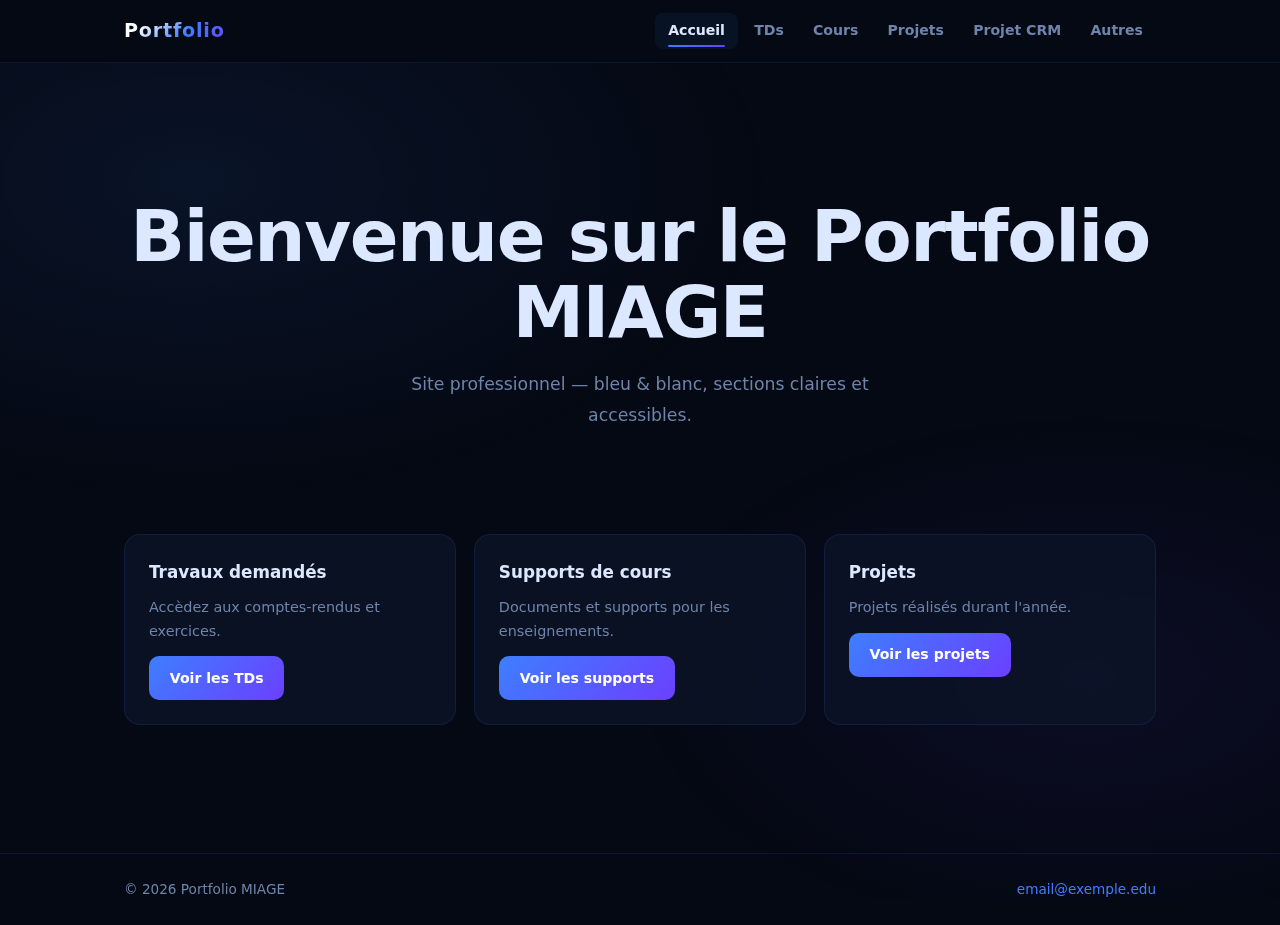
<file: index.html>
<!DOCTYPE html>
<html lang="fr">
<head>
  <meta charset="utf-8" />
  <meta name="viewport" content="width=device-width, initial-scale=1" />
  <title>Portfolio MIAGE — Accueil</title>
  <link rel="stylesheet" href="assets/css/style.css">
</head>
<body>
  <header class="banner">
	<div class="banner-inner">
	  <div class="banner-title">Portfolio</div>
	  <nav class="banner-nav" role="navigation" aria-label="Main navigation">
		<a class="nav-item active" href="index.html">Accueil</a>
		<a class="nav-item" href="tds.html">TDs</a>
		<a class="nav-item" href="cours.html">Cours</a>
		<a class="nav-item" href="projets.html">Projets</a>
		<a class="nav-item" href="projet-crm.html">Projet CRM</a>
		<a class="nav-item" href="autres.html">Autres</a>
	  </nav>
	</div>
  </header>

  <main class="container">
	<section class="hero">
	  <h1>Bienvenue sur le Portfolio MIAGE</h1>
	  <p class="sub">Site professionnel — bleu & blanc, sections claires et accessibles.</p>
	</section>

	<section class="grid">
	  <article class="card">
		<h2>Travaux demandés</h2>
		<p>Accèdez aux comptes-rendus et exercices.</p>
		<p><a class="btn" href="tds.html">Voir les TDs</a></p>
	  </article>

	  <article class="card">
		<h2>Supports de cours</h2>
		<p>Documents et supports pour les enseignements.</p>
		<p><a class="btn" href="cours.html">Voir les supports</a></p>
	  </article>

	  <article class="card">
		<h2>Projets</h2>
		<p>Projets réalisés durant l'année.</p>
		<p><a class="btn" href="projets.html">Voir les projets</a></p>
	  </article>
	</section>
  </main>

  <footer class="site-footer">
	<div class="footer-inner">
	  <div>© <span id="year"></span> Portfolio MIAGE</div>
	  <div><a href="mailto:email@exemple.edu">email@exemple.edu</a></div>
	</div>
  </footer>

  <script>document.getElementById('year').textContent = new Date().getFullYear();</script>
</body>
</html>
</file>
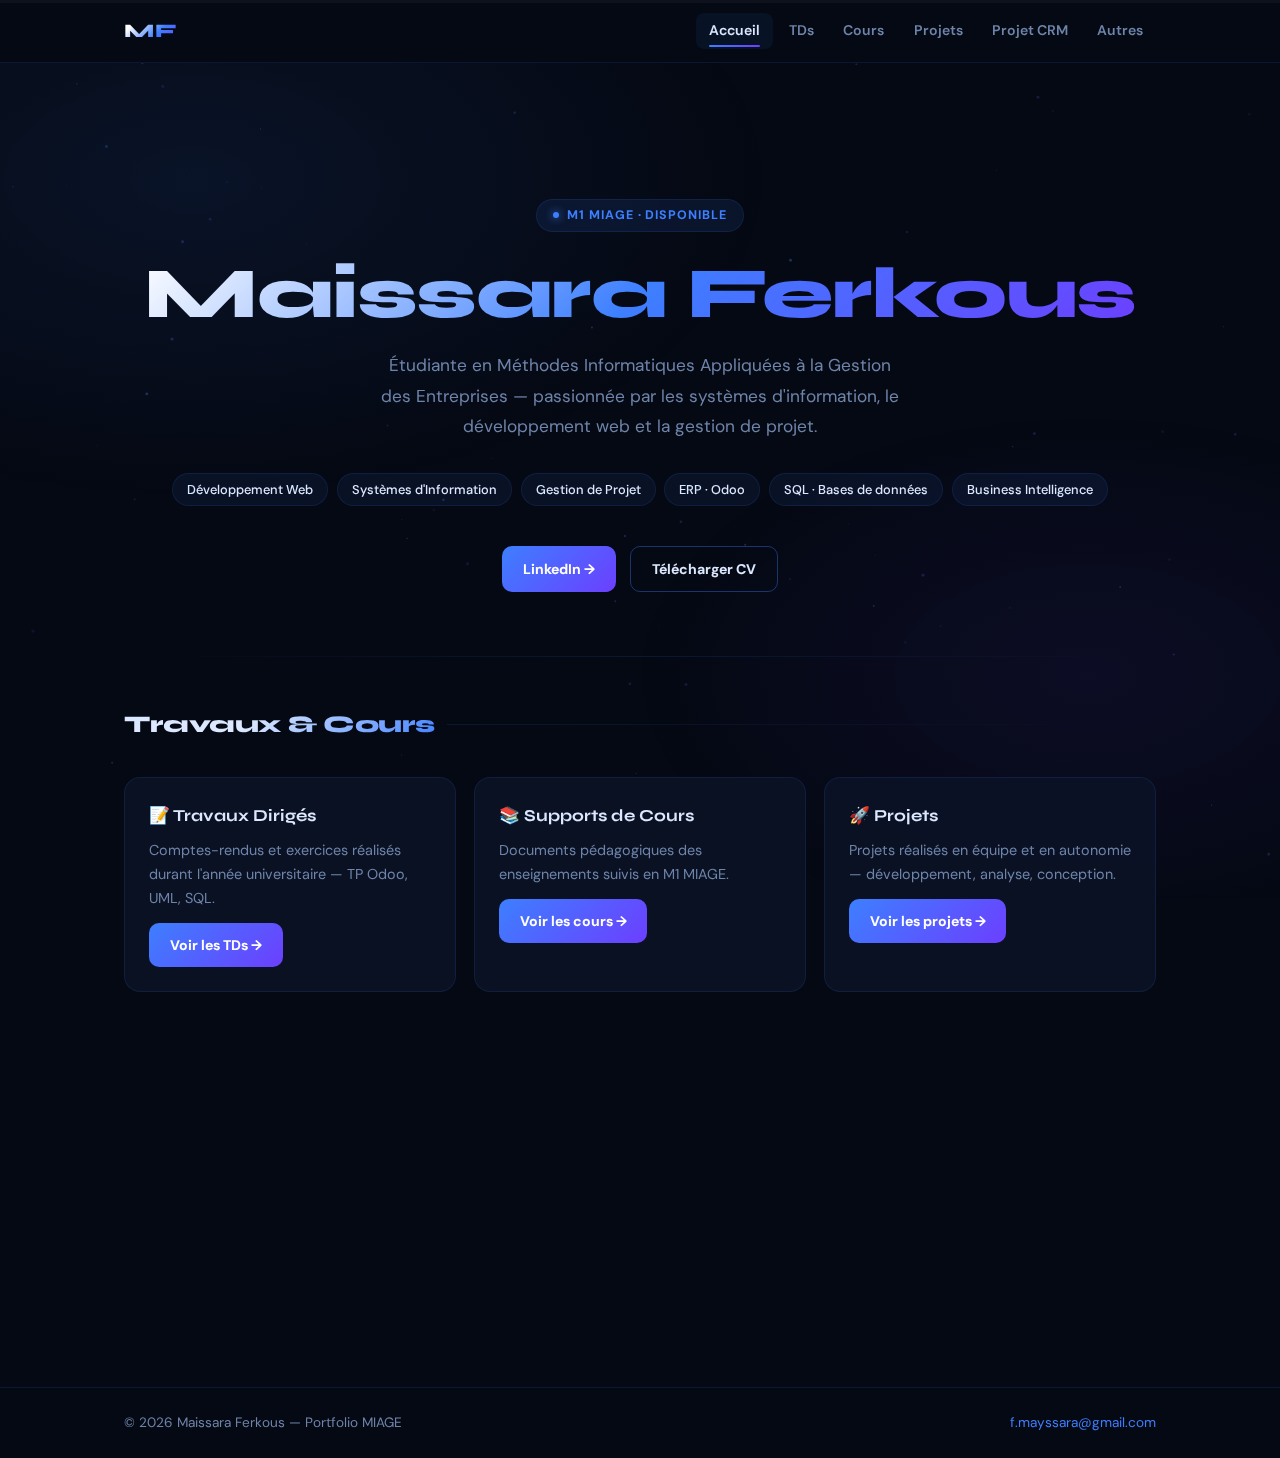
<file: portfolio_final/index.html>
<!DOCTYPE html>
<html lang="fr">
<head>
  <meta charset="utf-8" />
  <meta name="viewport" content="width=device-width, initial-scale=1" />
  <title>Portfolio — Maissara Ferkous</title>
  <meta name="description" content="Portfolio de Maissara Ferkous — Étudiante M1 MIAGE, développement web, systèmes d'information et gestion de projet." />
  <link rel="preconnect" href="https://fonts.googleapis.com">
  <link rel="preconnect" href="https://fonts.gstatic.com" crossorigin>
  <link href="https://fonts.googleapis.com/css2?family=Syne:wght@400;600;700;800&family=DM+Sans:ital,opsz,wght@0,9..40,300;0,9..40,400;0,9..40,500;0,9..40,600;1,9..40,300&display=swap" rel="stylesheet">
  <link rel="icon" href="data:image/svg+xml,<svg xmlns='http://www.w3.org/2000/svg' viewBox='0 0 100 100'><text y='.9em' font-size='90'>💼</text></svg>">
  <link rel="stylesheet" href="assets/css/style.css">
</head>
<body>

  <!-- Particules background -->
  <canvas id="bg-canvas"></canvas>

  <!-- Barre de progression -->
  <div id="progress-bar"><div id="progress-bar-inner"></div></div>

  <!-- NAVBAR -->
  <header class="banner">
    <div class="banner-inner">
      <a class="banner-title" href="index.html">MF</a>
      <nav class="banner-nav" role="navigation" aria-label="Navigation principale">
        <a class="nav-item active" href="index.html">Accueil</a>
        <a class="nav-item" href="tds.html">TDs</a>
        <a class="nav-item" href="cours.html">Cours</a>
        <a class="nav-item" href="projets.html">Projets</a>
        <a class="nav-item" href="projet-crm.html">Projet CRM</a>
        <a class="nav-item" href="autres.html">Autres</a>
      </nav>
      <div class="hamburger" aria-label="Menu" role="button" tabindex="0">
        <span class="line"></span>
        <span class="line"></span>
        <span class="line"></span>
      </div>
    </div>
    <!-- Menu mobile -->
    <nav class="mobile-menu" role="navigation">
      <a class="nav-item active" href="index.html">Accueil</a>
      <a class="nav-item" href="tds.html">TDs</a>
      <a class="nav-item" href="cours.html">Cours</a>
      <a class="nav-item" href="projets.html">Projets</a>
      <a class="nav-item" href="projet-crm.html">Projet CRM</a>
      <a class="nav-item" href="autres.html">Autres</a>
    </nav>
  </header>

  <main class="container">

    <!-- HERO -->
    <section class="hero">
      <div class="hero-eyebrow">M1 MIAGE · Disponible</div>
      <h1><span class="name-gradient">Maissara Ferkous</span></h1>
      <p class="sub">Étudiante en Méthodes Informatiques Appliquées à la Gestion des Entreprises — passionnée par les systèmes d'information, le développement web et la gestion de projet.</p>
      <div class="skills-badges">
        <span class="badge">Développement Web</span>
        <span class="badge">Systèmes d'Information</span>
        <span class="badge">Gestion de Projet</span>
        <span class="badge">ERP · Odoo</span>
        <span class="badge">SQL · Bases de données</span>
        <span class="badge">Business Intelligence</span>
      </div>
      <div class="hero-cta">
        <a class="btn" href="https://www.linkedin.com/in/maissara-ferkous-b4264b214" target="_blank">LinkedIn →</a>
        <a class="btn btn-ghost" href="cours/CV_Maissara_Ferkous.pdf" target="_blank">Télécharger CV</a>
      </div>
    </section>

    <hr class="section-sep">

    <!-- TRAVAUX -->
    <section style="padding: 3rem 0 0">
      <div class="section-label"><h2>Travaux &amp; Cours</h2></div>
      <div class="grid">

        <article class="card">
          <h2>📝 Travaux Dirigés</h2>
          <p>Comptes-rendus et exercices réalisés durant l'année universitaire — TP Odoo, UML, SQL.</p>
          <a class="btn" href="tds.html">Voir les TDs →</a>
        </article>

        <article class="card">
          <h2>📚 Supports de Cours</h2>
          <p>Documents pédagogiques des enseignements suivis en M1 MIAGE.</p>
          <a class="btn" href="cours.html">Voir les cours →</a>
        </article>

        <article class="card">
          <h2>🚀 Projets</h2>
          <p>Projets réalisés en équipe et en autonomie — développement, analyse, conception.</p>
          <a class="btn" href="projets.html">Voir les projets →</a>
        </article>

        <article class="card">
          <h2>🔧 Projet CRM</h2>
          <p>Conception et développement d'un système CRM — architecture, base de données et interface.</p>
          <a class="btn" href="projet-crm.html">Voir le CRM →</a>
        </article>

        <article class="card">
          <h2>🎓 Autres</h2>
          <p>Certifications, formations complémentaires et centres d'intérêt.</p>
          <a class="btn" href="autres.html">Voir plus →</a>
        </article>

        <article class="card">
          <h2>📬 Contact &amp; CV</h2>
          <p>Mon profil LinkedIn et mon CV téléchargeable pour toute opportunité.</p>
          <a class="btn" href="https://www.linkedin.com/in/maissara-ferkous-b4264b214" target="_blank">LinkedIn →</a>
          <p style="margin-top:.7rem"><a class="btn btn-ghost" href="cours/CV_Maissara_Ferkous.pdf" target="_blank">Télécharger CV</a></p>
        </article>

      </div>
    </section>

  </main>

  <footer class="site-footer">
    <div class="footer-inner">
      <div>© <span id="year"></span> Maissara Ferkous — Portfolio MIAGE</div>
      <div><a href="mailto:f.mayssara@gmail.com">f.mayssara@gmail.com</a></div>
    </div>
  </footer>

  <script src="assets/js/main.js"></script>
</body>
</html>
</file>
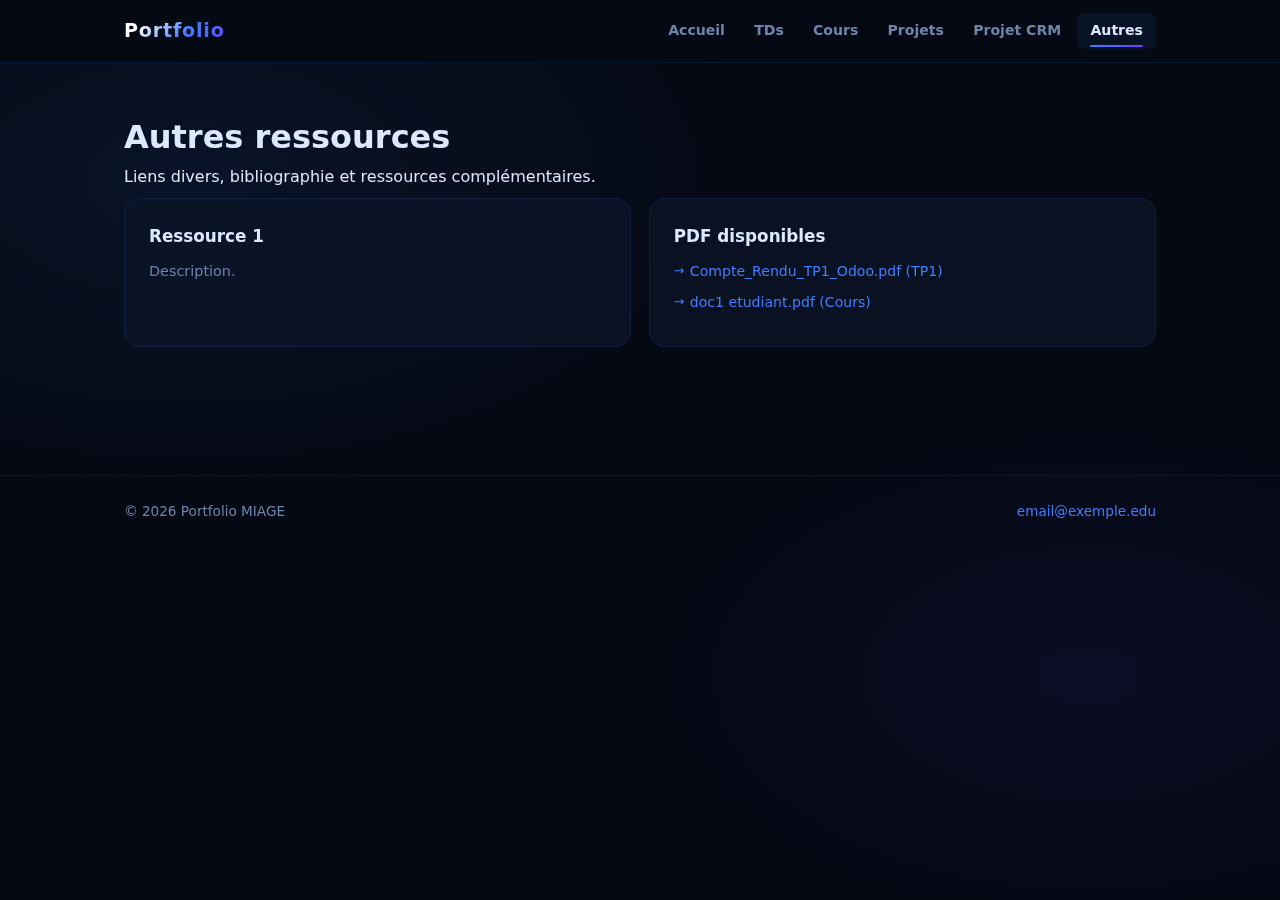
<file: autres.html>
<!DOCTYPE html>
<html lang="fr">
<head>
  <meta charset="utf-8" />
  <meta name="viewport" content="width=device-width, initial-scale=1" />
  <title>Autres — Portfolio MIAGE</title>
  <link rel="stylesheet" href="assets/css/style.css">
</head>
<body>
  <header class="banner">
    <div class="banner-inner">
      <div class="banner-title">Portfolio</div>
      <nav class="banner-nav" role="navigation" aria-label="Main navigation">
        <a class="nav-item" href="index.html">Accueil</a>
        <a class="nav-item" href="tds.html">TDs</a>
        <a class="nav-item" href="cours.html">Cours</a>
        <a class="nav-item" href="projets.html">Projets</a>
        <a class="nav-item" href="projet-crm.html">Projet CRM</a>
        <a class="nav-item active" href="autres.html">Autres</a>
      </nav>
    </div>
  </header>

  <main class="container">
    <h1>Autres ressources</h1>
    <p>Liens divers, bibliographie et ressources complémentaires.</p>
    <div class="row">
      <section class="card">
        <h2>Ressource 1</h2>
        <p>Description.</p>
      </section>

      <section class="card">
        <h2>PDF disponibles</h2>
        <ul>
          <li><a href="travaux/Compte_Rendu_TP1_Odoo.pdf">Compte_Rendu_TP1_Odoo.pdf (TP1)</a></li>
          <li><a href="cours/doc1 etudiant.pdf">doc1 etudiant.pdf (Cours)</a></li>
        </ul>
      </section>
    </div>
  </main>

  <footer class="site-footer">
    <div class="footer-inner">
      <div>© <span id="year"></span> Portfolio MIAGE</div>
      <div><a href="mailto:email@exemple.edu">email@exemple.edu</a></div>
    </div>
  </footer>
  <script>document.getElementById('year').textContent = new Date().getFullYear();</script>
</body>
</html>
</file>
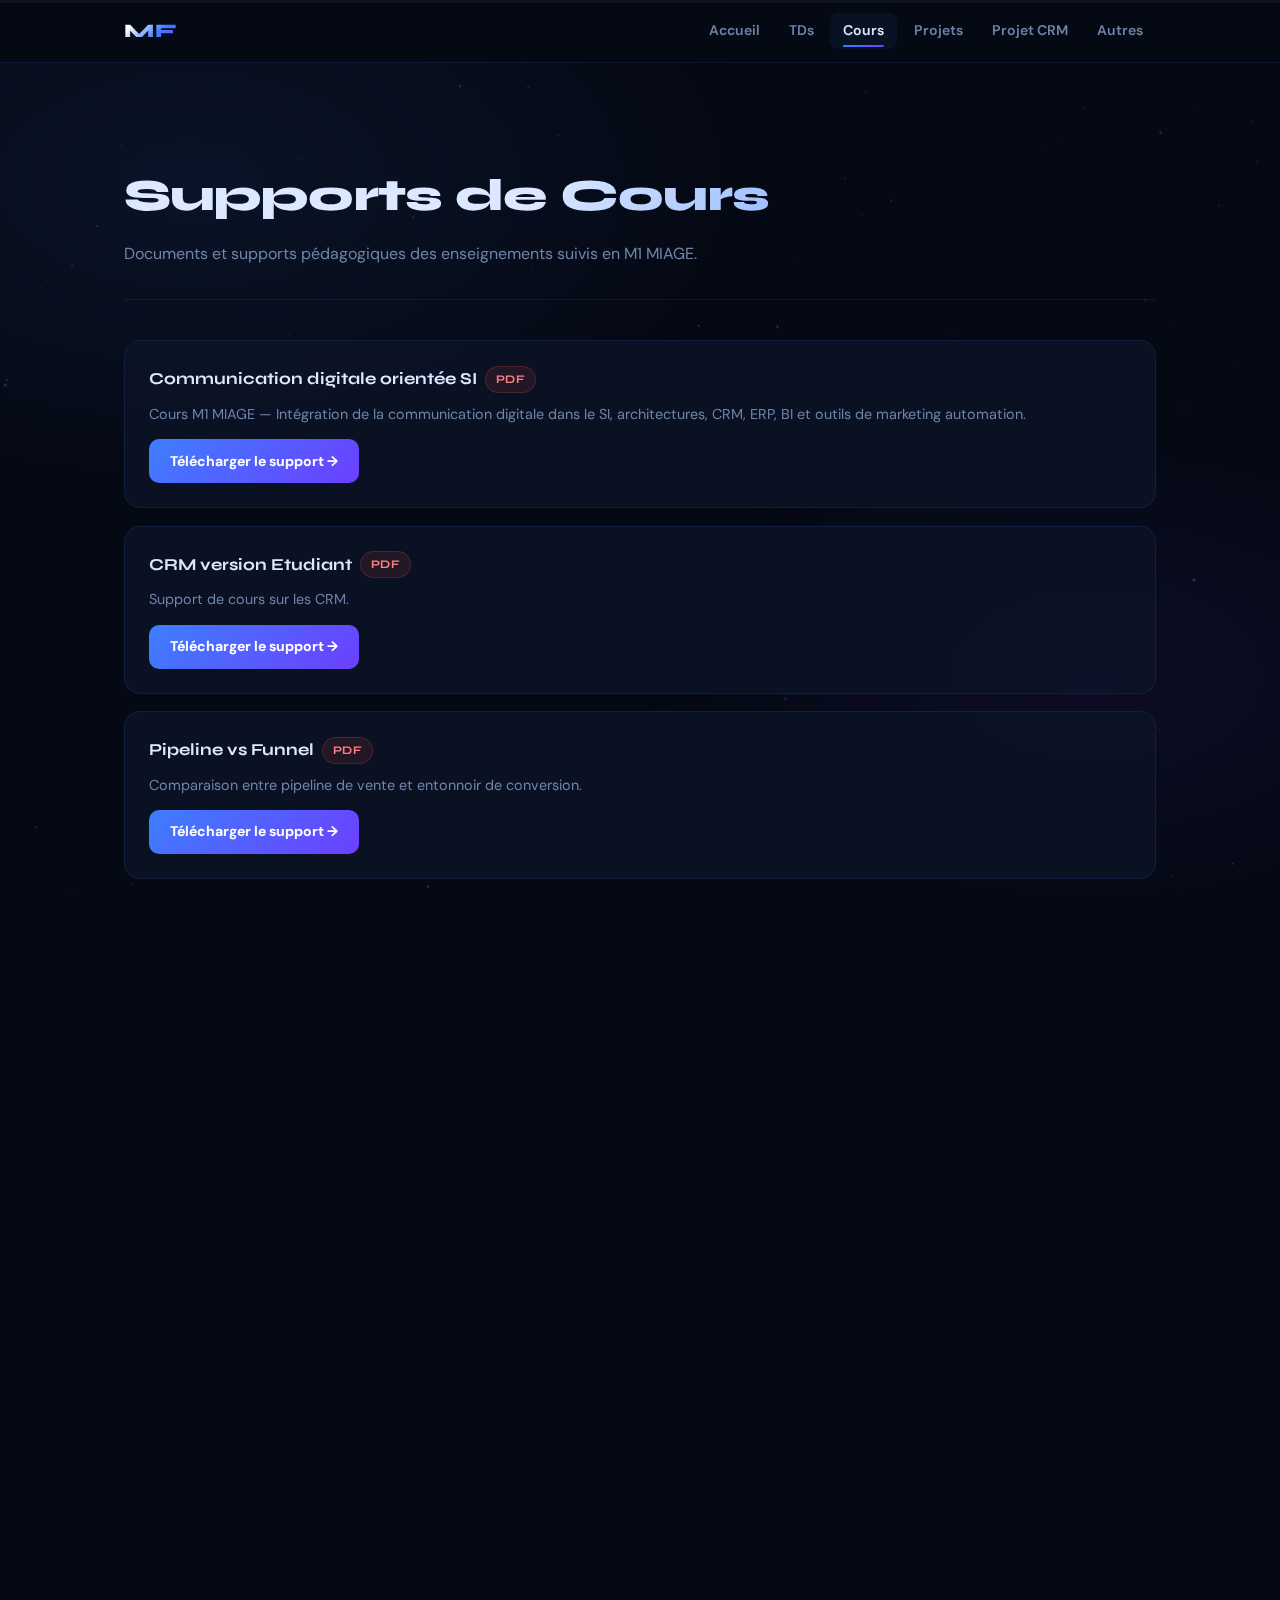
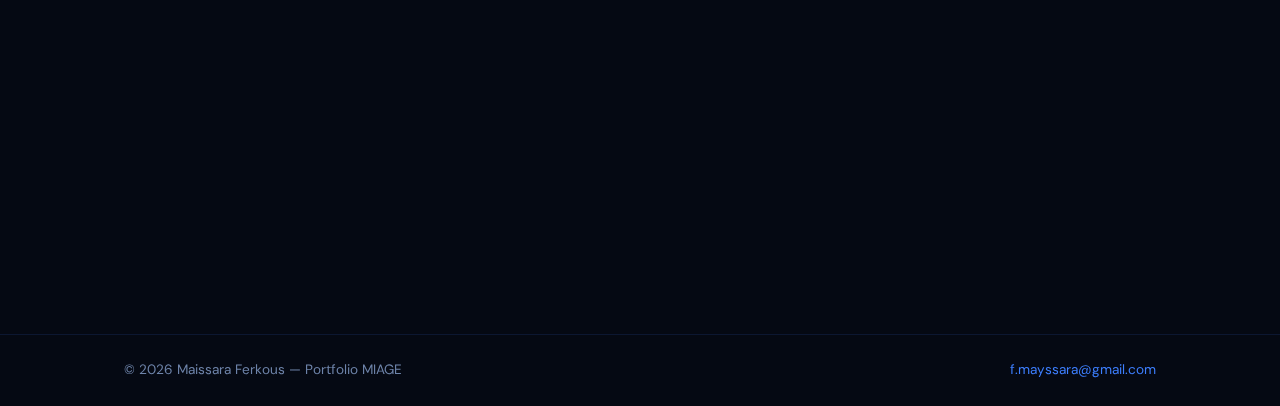
<file: cours.html>
<!DOCTYPE html>
<html lang="fr">
<head>
  <meta charset="utf-8" />
  <meta name="viewport" content="width=device-width, initial-scale=1" />
  <title>Cours — Portfolio MIAGE</title>
  <meta name="description" content="Portfolio de Maissara Ferkous — Étudiante MIAGE, développement, gestion de projets et systèmes d'information.">
<link rel="preconnect" href="https://fonts.googleapis.com">
<link rel="preconnect" href="https://fonts.gstatic.com" crossorigin>
<link href="https://fonts.googleapis.com/css2?family=Syne:wght@400;600;700;800&family=DM+Sans:wght@300;400;500;600&display=swap" rel="stylesheet">
<link rel="icon" href="data:image/svg+xml,<svg xmlns='http://www.w3.org/2000/svg' viewBox='0 0 100 100'><text y='.9em' font-size='90'>💼</text></svg>">
  <link rel="stylesheet" href="assets/css/style.css">
</head>
<body>
  <canvas id="bg-canvas"></canvas>
  <div id="progress-bar"><div id="progress-bar-inner"></div></div>

  <header class="banner">
    <div class="banner-inner">
      <a class="banner-title" href="index.html">MF</a>
      <nav class="banner-nav" role="navigation" aria-label="Main navigation">
        <a class="nav-item" href="index.html">Accueil</a>
        <a class="nav-item" href="tds.html">TDs</a>
        <a class="nav-item active" href="cours.html">Cours</a>
        <a class="nav-item" href="projets.html">Projets</a>
        <a class="nav-item" href="projet-crm.html">Projet CRM</a>
        <a class="nav-item" href="autres.html">Autres</a>
      </nav>
      <div class="hamburger">
        <span class="line"></span>
        <span class="line"></span>
        <span class="line"></span>
      </div>
    </div>
    <nav class="mobile-menu">
      <a class="nav-item" href="index.html">Accueil</a>
      <a class="nav-item" href="tds.html">TDs</a>
      <a class="nav-item active" href="cours.html">Cours</a>
      <a class="nav-item" href="projets.html">Projets</a>
      <a class="nav-item" href="projet-crm.html">Projet CRM</a>
      <a class="nav-item" href="autres.html">Autres</a>
    </nav>
  </header>

  <main class="container">
    <div class="page-header">
      <h1>Supports de Cours</h1>
      <p>Documents et supports pédagogiques des enseignements suivis en M1 MIAGE.</p>
    </div>

    <div class="stack">
      <section class="card">
        <h2>Communication digitale orientée SI <span class="badge pdf">PDF</span></h2>
        <p>Cours M1 MIAGE — Intégration de la communication digitale dans le SI, architectures, CRM, ERP, BI et outils de marketing automation.</p>
        <a class="btn" href="cours/doc1_etudiant.pdf" target="_blank">Télécharger le support →</a>
      </section>
      <section class="card">
        <h2>CRM version Etudiant <span class="badge pdf">PDF</span></h2>
        <p>Support de cours sur les CRM.</p>
        <a class="btn" href="cours/1- CRM version Etudiant.pdf" target="_blank">Télécharger le support →</a>
      </section>
      <section class="card">
        <h2>Pipeline vs Funnel <span class="badge pdf">PDF</span></h2>
        <p>Comparaison entre pipeline de vente et entonnoir de conversion.</p>
        <a class="btn" href="cours/3- pipeline vs funnel.pdf" target="_blank">Télécharger le support →</a>
      </section>
      <section class="card">
        <h2>Scénario Simple <span class="badge pdf">PDF</span></h2>
        <p>Exemple de scénario de marketing automation.</p>
        <a class="btn" href="cours/4-scénario simple.pdf" target="_blank">Télécharger le support →</a>
      </section>
      <section class="card">
        <h2>Pipeline de vente VS Workflow <span class="badge pdf">PDF</span></h2>
        <p>Différences et complémentarités entre pipeline de vente et workflow.</p>
        <a class="btn" href="cours/6- Pipeline de vente VS Workflow.pdf" target="_blank">Télécharger le support →</a>
      </section>
      <section class="card">
        <h2>Hubspot <span class="badge pdf">PDF</span></h2>
        <p>Présentation de l'outil Hubspot.</p>
        <a class="btn" href="cours/8- hubspot.docx.pdf" target="_blank">Télécharger le support →</a>
      </section>
      <section class="card">
        <h2>Termes techniques CRM <span class="badge pdf">PDF</span></h2>
        <p>Glossaire des termes techniques liés au CRM.</p>
        <a class="btn" href="cours/Copie de 2- termes techniques CRM version Etudiant.pdf" target="_blank">Télécharger le support →</a>
      </section>
      <section class="card">
        <h2>CRM VS PGI <span class="badge pdf">PDF</span></h2>
        <p>Comparaison entre les systèmes CRM et PGI.</p>
        <a class="btn" href="cours/CRM VS PGI VERSION ETUD.pdf" target="_blank">Télécharger le support →</a>
      </section>
    </div>
  </main>

  <footer class="site-footer">
    <div class="footer-inner">
      <div>© <span id="year"></span> Maissara Ferkous — Portfolio MIAGE</div>
      <div><a href="mailto:f.mayssara@gmail.com">f.mayssara@gmail.com</a></div>
    </div>
  </footer>
  <script src="assets/js/main.js"></script>
</body>
</html>
</file>
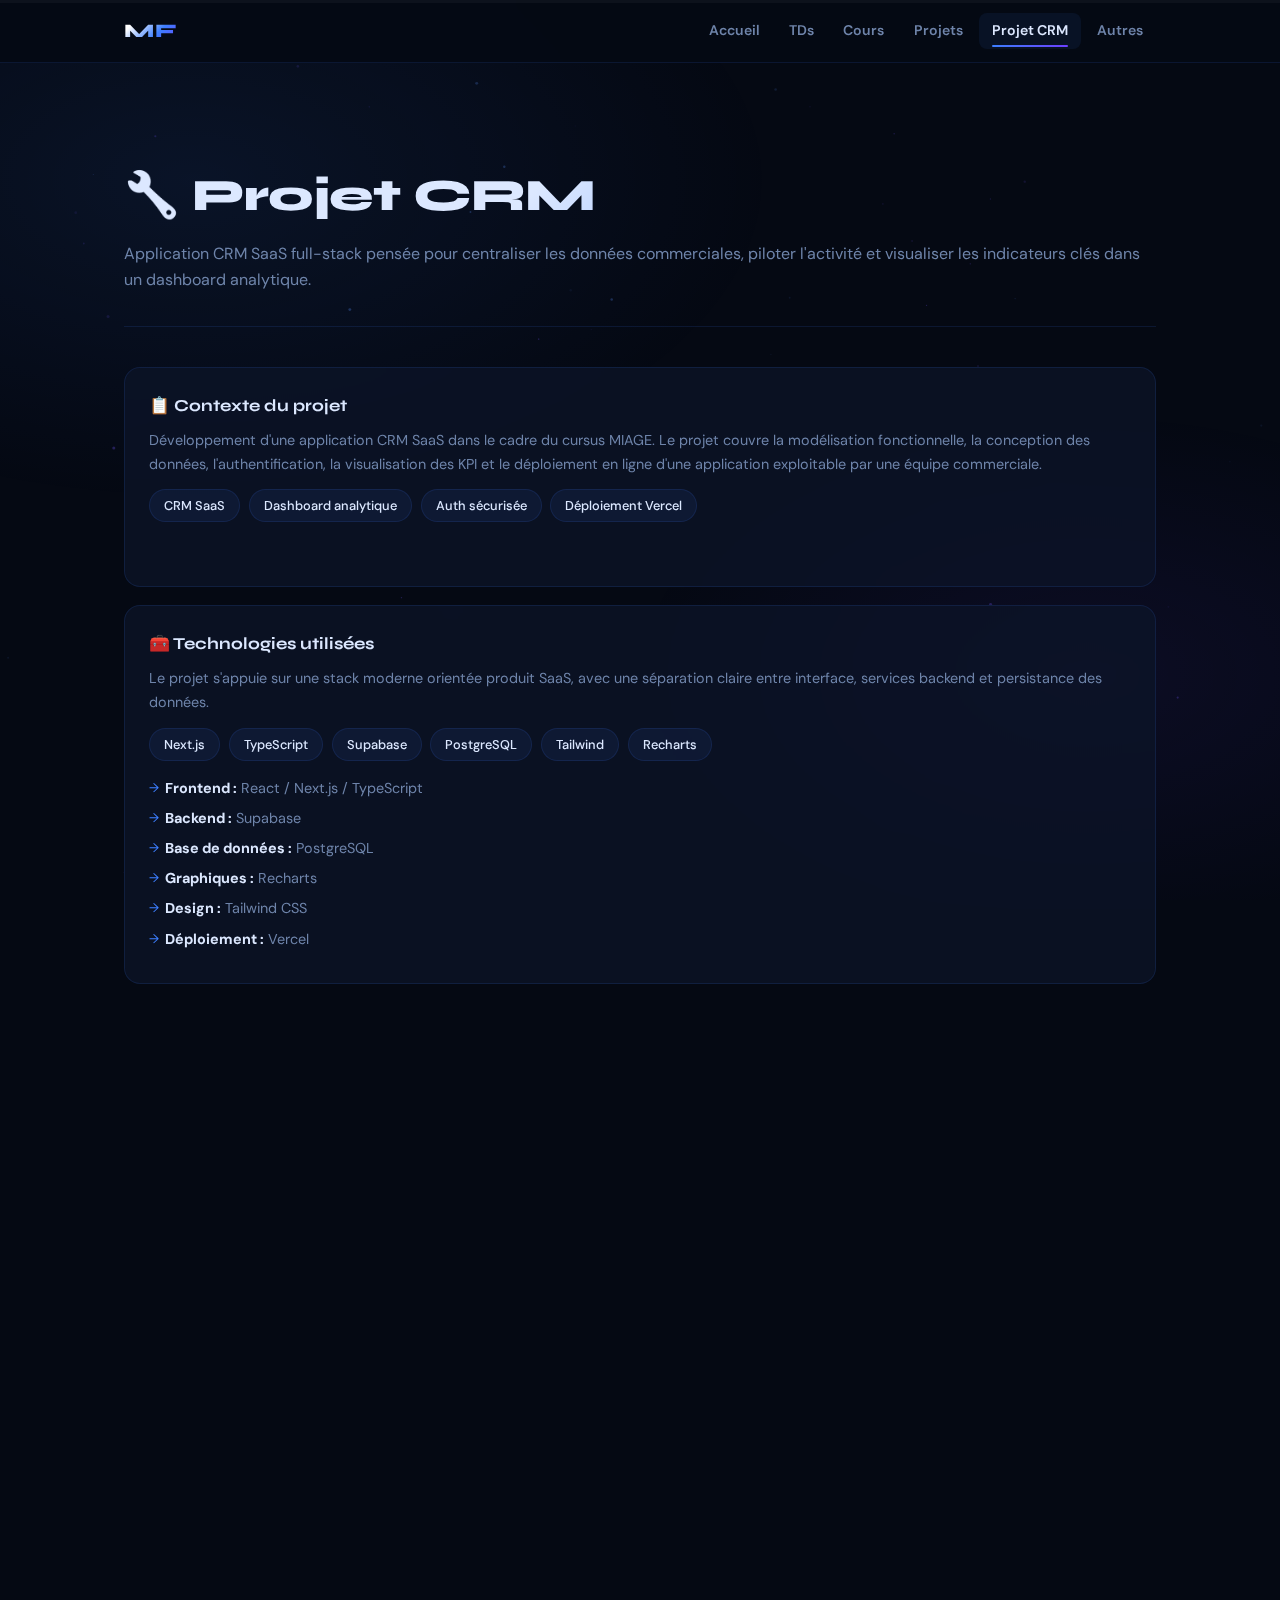
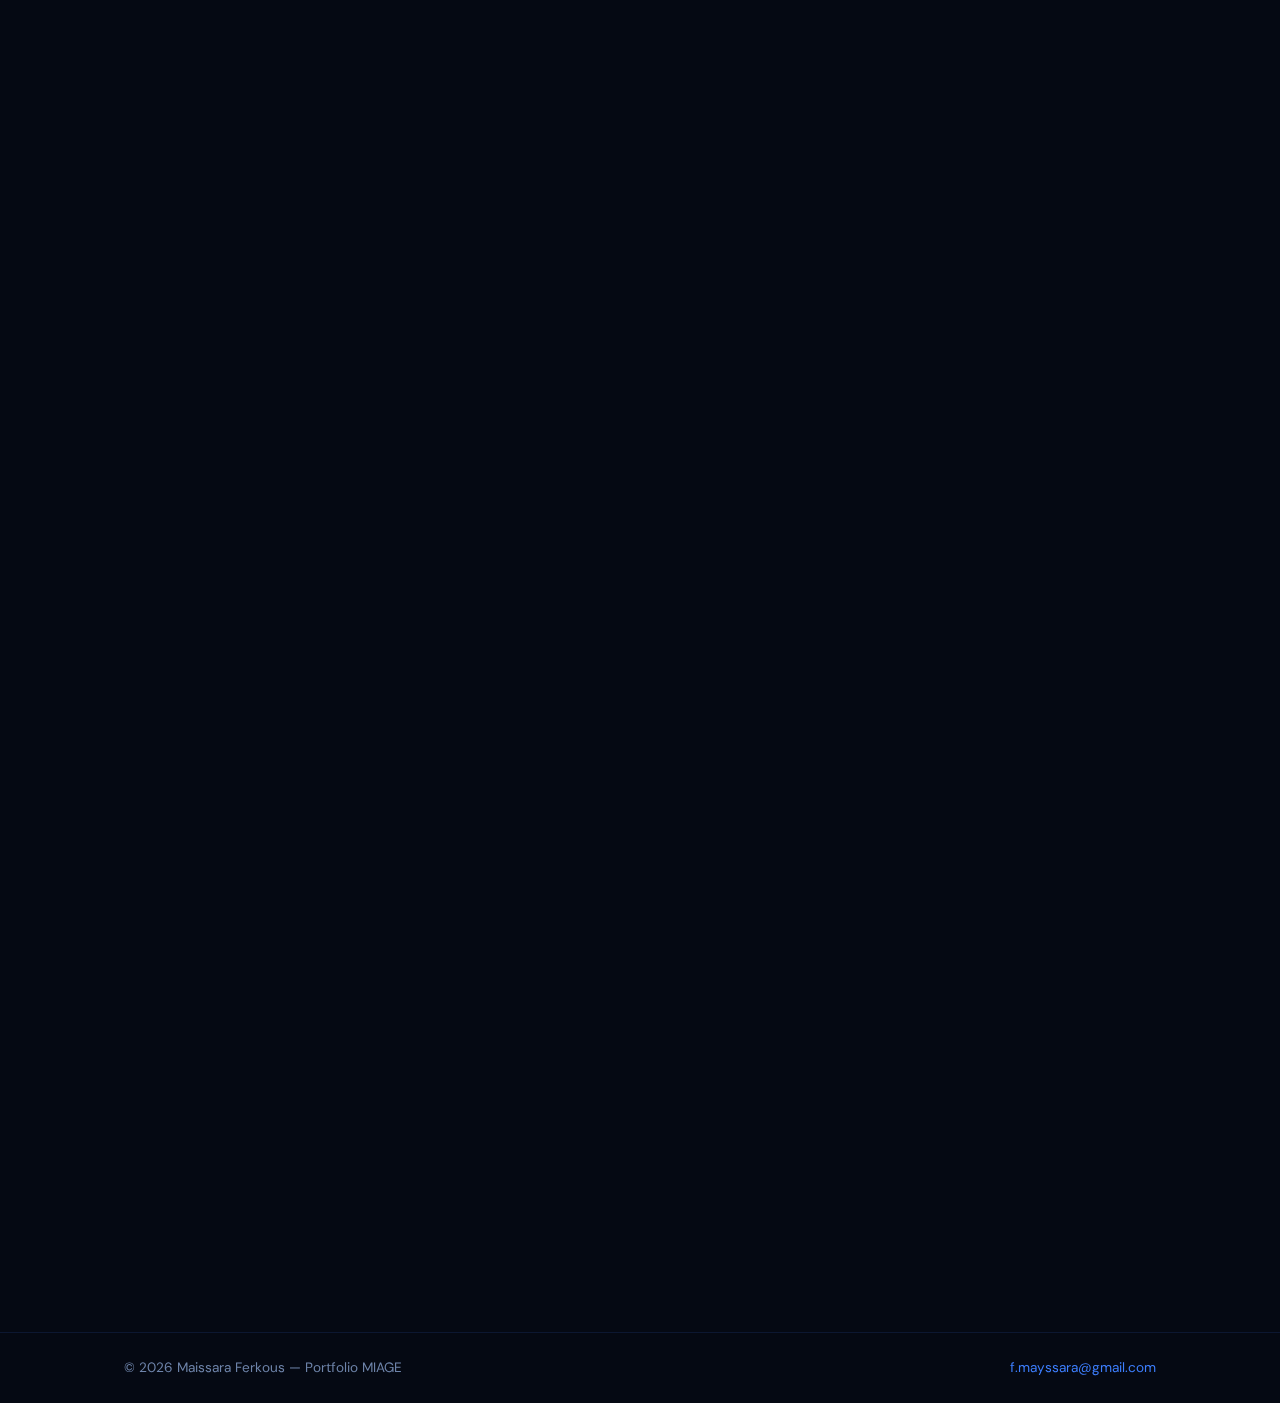
<file: projet-crm.html>
<!DOCTYPE html>
<html lang="fr">
<head>
  <meta charset="utf-8" />
  <meta name="viewport" content="width=device-width, initial-scale=1" />
  <title>Projet CRM — Portfolio MIAGE</title>
  <link rel="preconnect" href="https://fonts.googleapis.com">
  <link rel="preconnect" href="https://fonts.gstatic.com" crossorigin>
  <link href="https://fonts.googleapis.com/css2?family=Syne:wght@400;600;700;800&family=DM+Sans:wght@300;400;500;600&display=swap" rel="stylesheet">
  <link rel="icon" href="data:image/svg+xml,<svg xmlns='http://www.w3.org/2000/svg' viewBox='0 0 100 100'><text y='.9em' font-size='90'>💼</text></svg>">
  <link rel="stylesheet" href="assets/css/style.css">
</head>
<body>
  <canvas id="bg-canvas"></canvas>
  <div id="progress-bar"><div id="progress-bar-inner"></div></div>

  <header class="banner">
    <div class="banner-inner">
      <a class="banner-title" href="index.html">MF</a>
      <nav class="banner-nav" role="navigation">
        <a class="nav-item" href="index.html">Accueil</a>
        <a class="nav-item" href="tds.html">TDs</a>
        <a class="nav-item" href="cours.html">Cours</a>
        <a class="nav-item" href="projets.html">Projets</a>
        <a class="nav-item active" href="projet-crm.html">Projet CRM</a>
        <a class="nav-item" href="autres.html">Autres</a>
      </nav>
      <div class="hamburger">
        <span class="line"></span><span class="line"></span><span class="line"></span>
      </div>
    </div>
    <nav class="mobile-menu">
      <a class="nav-item" href="index.html">Accueil</a>
      <a class="nav-item" href="tds.html">TDs</a>
      <a class="nav-item" href="cours.html">Cours</a>
      <a class="nav-item" href="projets.html">Projets</a>
      <a class="nav-item active" href="projet-crm.html">Projet CRM</a>
      <a class="nav-item" href="autres.html">Autres</a>
    </nav>
  </header>

  <main class="container">
    <div class="page-header">
      <h1>🔧 Projet CRM</h1>
      <p>Application CRM SaaS full-stack pensée pour centraliser les données commerciales, piloter l'activité et visualiser les indicateurs clés dans un dashboard analytique.</p>
    </div>

    <div class="stack">
      <section class="card">
        <h2>📋 Contexte du projet</h2>
        <p>Développement d'une application CRM SaaS dans le cadre du cursus MIAGE. Le projet couvre la modélisation fonctionnelle, la conception des données, l'authentification, la visualisation des KPI et le déploiement en ligne d'une application exploitable par une équipe commerciale.</p>
        <div class="skills-badges" style="justify-content:flex-start; margin-top:0.75rem;">
          <span class="badge">CRM SaaS</span>
          <span class="badge">Dashboard analytique</span>
          <span class="badge">Auth sécurisée</span>
          <span class="badge">Déploiement Vercel</span>
        </div>
      </section>

      <section class="card">
        <h2>🧰 Technologies utilisées</h2>
        <p>Le projet s'appuie sur une stack moderne orientée produit SaaS, avec une séparation claire entre interface, services backend et persistance des données.</p>
        <div class="skills-badges" style="justify-content:flex-start; margin:0 0 1rem;">
          <span class="badge">Next.js</span>
          <span class="badge">TypeScript</span>
          <span class="badge">Supabase</span>
          <span class="badge">PostgreSQL</span>
          <span class="badge">Tailwind</span>
          <span class="badge">Recharts</span>
        </div>
        <ul>
          <li><strong>Frontend :</strong> React / Next.js / TypeScript</li>
          <li><strong>Backend :</strong> Supabase</li>
          <li><strong>Base de données :</strong> PostgreSQL</li>
          <li><strong>Graphiques :</strong> Recharts</li>
          <li><strong>Design :</strong> Tailwind CSS</li>
          <li><strong>Déploiement :</strong> Vercel</li>
        </ul>
      </section>

      <section class="card">
        <h2>✨ Fonctionnalités principales</h2>
        <p>Le CRM couvre les besoins essentiels d'un cycle commercial, depuis la qualification des opportunités jusqu'au suivi analytique de l'activité.</p>
        <ul>
          <li>Gestion des leads</li>
          <li>Gestion des entreprises</li>
          <li>Gestion des contacts</li>
          <li>Gestion des tâches commerciales</li>
          <li>Dashboard analytique avec graphiques</li>
        </ul>
      </section>

      <section class="card">
        <h2>📺 Démonstration du dashboard</h2>
        <p>Capture du dashboard principal du CRM, avec sa navigation laterale, ses indicateurs cles et son espace de pilotage commercial.</p>
        <div class="project-preview">
          <img src="assets/images/crm-dashboard.png" alt="Capture du dashboard CRM" loading="lazy">
        </div>
        <div class="project-actions">
          <a class="btn" href="https://crm-saas-mj2p.vercel.app" target="_blank" rel="noreferrer">Ouvrir l'application CRM →</a>
        </div>
      </section>

      <div class="row">
        <section class="card">
          <h2>🎯 Objectifs</h2>
          <ul>
            <li>Centraliser entreprises, contacts et prospects dans une interface unique</li>
            <li>Suivre les interactions commerciales et les tâches quotidiennes</li>
            <li>Fournir un dashboard lisible avec KPI et graphiques métier</li>
            <li>Déployer une application exploitable depuis le web</li>
          </ul>
        </section>

        <section class="card">
          <h2>⚙️ Architecture du projet</h2>
          <p>L'application suit une architecture SaaS simple et robuste, où chaque couche a un rôle bien défini.</p>
          <div class="project-flow" aria-label="Architecture SaaS du projet">
            <div class="flow-step">
              <span class="flow-title">Frontend</span>
              <span class="flow-value">Next.js / React</span>
            </div>
            <span class="flow-arrow">→</span>
            <div class="flow-step">
              <span class="flow-title">API / Auth</span>
              <span class="flow-value">Supabase</span>
            </div>
            <span class="flow-arrow">→</span>
            <div class="flow-step">
              <span class="flow-title">Database</span>
              <span class="flow-value">PostgreSQL</span>
            </div>
          </div>
          <p>Le frontend Next.js gère l'expérience utilisateur et les vues métier. Supabase prend en charge l'authentification et les accès applicatifs, puis PostgreSQL stocke les données métier de façon structurée et sécurisée.</p>
        </section>

        <section class="card">
          <h2>📈 Résultats</h2>
          <ul>
            <li>Application full-stack déployée et accessible en ligne</li>
            <li>Dashboard analytique avec indicateurs commerciaux</li>
            <li>Base PostgreSQL structurée pour un usage CRM</li>
            <li>Documentation projet prête pour soutenance et portfolio</li>
          </ul>
        </section>
      </div>

      <div class="row">
        <section class="card">
          <h2>📚 Documentation</h2>
          <p>La documentation du projet détaille l'installation, les choix techniques et le rapport de conception fonctionnelle et technique.</p>
          <div class="project-links">
            <a class="btn btn-ghost" href="https://github.com/FERKOUSmaissara/CRM-SAAS/blob/main/README.md" target="_blank" rel="noreferrer">README.md →</a>
            <a class="btn btn-ghost" href="https://github.com/FERKOUSmaissara/CRM-SAAS/blob/main/RAPPORT.md" target="_blank" rel="noreferrer">RAPPORT.md →</a>
            <a class="btn" href="https://github.com/FERKOUSmaissara/CRM-SAAS" target="_blank" rel="noreferrer">Voir le code source →</a>
          </div>
        </section>

        <section class="card">
          <h2>🚀 Accès à l’application</h2>
          <p>L'application de démonstration est disponible en production sur Vercel. Le dépôt GitHub permet également de consulter le code source complet.</p>
          <div class="project-links">
            <a class="btn" href="https://crm-saas-mj2p.vercel.app" target="_blank" rel="noreferrer">Ouvrir l’application →</a>
            <a class="btn btn-ghost" href="https://github.com/FERKOUSmaissara/CRM-SAAS" target="_blank" rel="noreferrer">Voir le dépôt GitHub →</a>
          </div>
        </section>
      </div>
    </div>
  </main>

  <footer class="site-footer">
    <div class="footer-inner">
      <div>© <span id="year"></span> Maissara Ferkous — Portfolio MIAGE</div>
      <div><a href="mailto:f.mayssara@gmail.com">f.mayssara@gmail.com</a></div>
    </div>
  </footer>
  <script src="assets/js/main.js"></script>
</body>
</html>
</file>
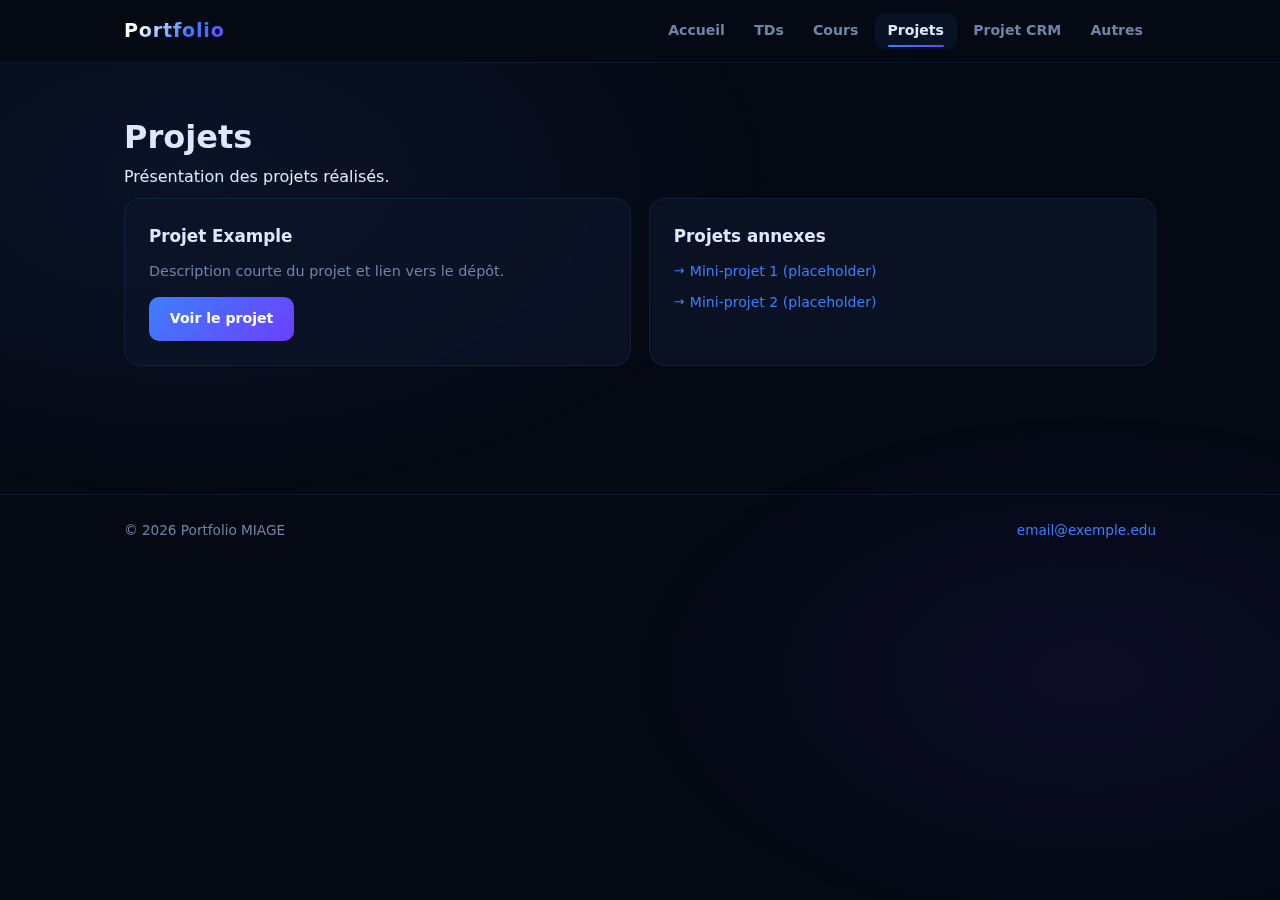
<file: projets.html>
<!DOCTYPE html>
<html lang="fr">
<head>
  <meta charset="utf-8" />
  <meta name="viewport" content="width=device-width, initial-scale=1" />
  <title>Projets — Portfolio MIAGE</title>
  <link rel="stylesheet" href="assets/css/style.css">
</head>
<body>
  <header class="banner">
    <div class="banner-inner">
      <div class="banner-title">Portfolio</div>
      <nav class="banner-nav" role="navigation" aria-label="Main navigation">
        <a class="nav-item" href="index.html">Accueil</a>
        <a class="nav-item" href="tds.html">TDs</a>
        <a class="nav-item" href="cours.html">Cours</a>
        <a class="nav-item active" href="projets.html">Projets</a>
        <a class="nav-item" href="projet-crm.html">Projet CRM</a>
        <a class="nav-item" href="autres.html">Autres</a>
      </nav>
    </div>
  </header>

  <main class="container">
    <h1>Projets</h1>
    <p>Présentation des projets réalisés.</p>
    <div class="row">
      <section class="card">
        <h2>Projet Example</h2>
        <p>Description courte du projet et lien vers le dépôt.</p>
        <p><a class="btn" href="#">Voir le projet</a></p>
      </section>

      <section class="card">
        <h2>Projets annexes</h2>
        <ul>
          <li><a href="#">Mini-projet 1 (placeholder)</a></li>
          <li><a href="#">Mini-projet 2 (placeholder)</a></li>
        </ul>
      </section>
    </div>
  </main>

  <footer class="site-footer">
    <div class="footer-inner">
      <div>© <span id="year"></span> Portfolio MIAGE</div>
      <div><a href="mailto:email@exemple.edu">email@exemple.edu</a></div>
    </div>
  </footer>
  <script>document.getElementById('year').textContent = new Date().getFullYear();</script>
</body>
</html>
</file>
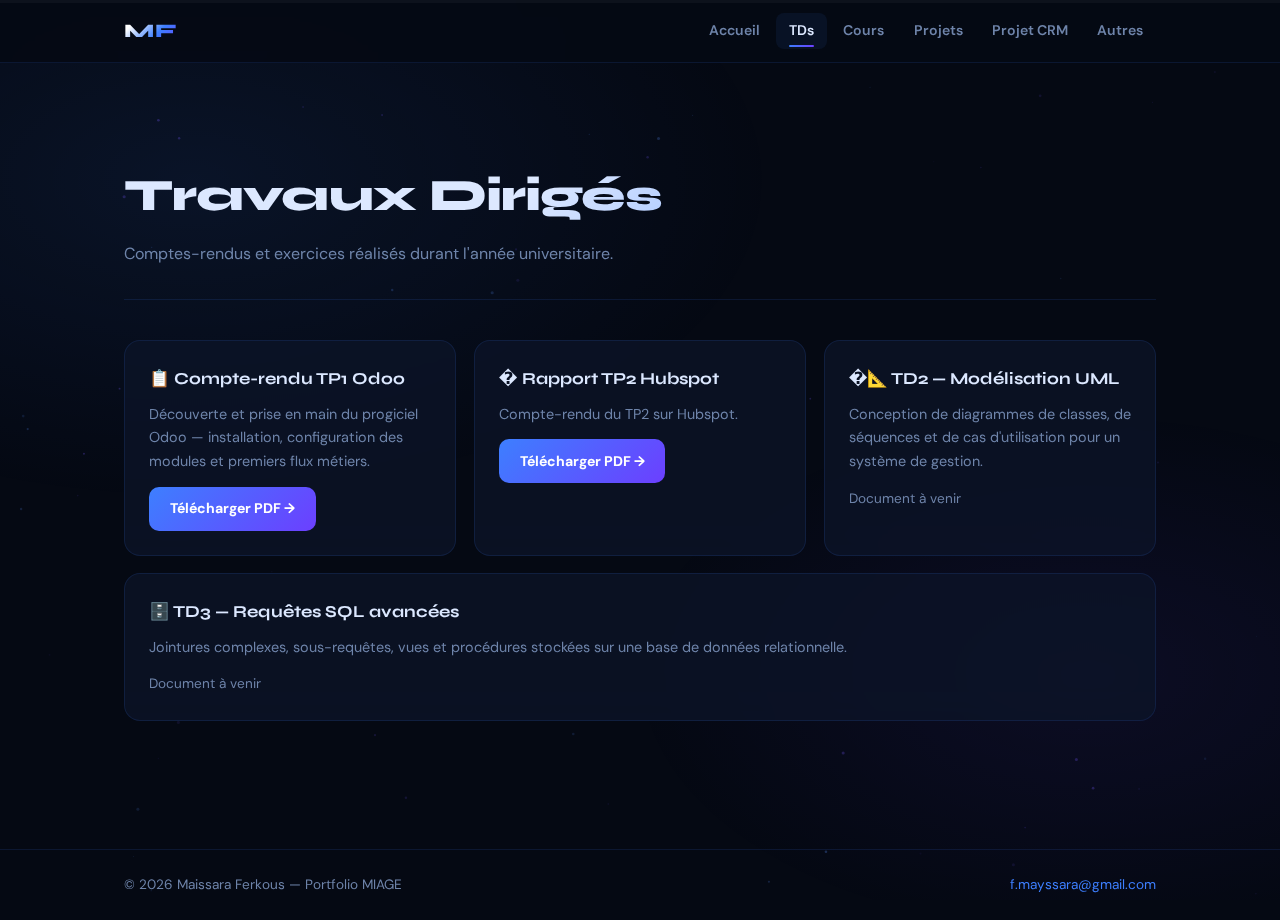
<file: tds.html>
<!DOCTYPE html>
<html lang="fr">
<head>
  <meta charset="utf-8" />
  <meta name="viewport" content="width=device-width, initial-scale=1" />
  <title>TDs — Portfolio MIAGE</title>
  <meta name="description" content="Travaux dirigés et exercices — Maissara Ferkous, M1 MIAGE." />
  <link rel="preconnect" href="https://fonts.googleapis.com">
  <link rel="preconnect" href="https://fonts.gstatic.com" crossorigin>
  <link href="https://fonts.googleapis.com/css2?family=Syne:wght@400;600;700;800&family=DM+Sans:ital,opsz,wght@0,9..40,300;0,9..40,400;0,9..40,500;0,9..40,600;1,9..40,300&display=swap" rel="stylesheet">
  <link rel="icon" href="data:image/svg+xml,<svg xmlns='http://www.w3.org/2000/svg' viewBox='0 0 100 100'><text y='.9em' font-size='90'>💼</text></svg>">
  <link rel="stylesheet" href="assets/css/style.css">
</head>
<body>
  <canvas id="bg-canvas"></canvas>
  <div id="progress-bar"><div id="progress-bar-inner"></div></div>

  <header class="banner">
    <div class="banner-inner">
      <a class="banner-title" href="index.html">MF</a>
      <nav class="banner-nav" role="navigation">
        <a class="nav-item" href="index.html">Accueil</a>
        <a class="nav-item active" href="tds.html">TDs</a>
        <a class="nav-item" href="cours.html">Cours</a>
        <a class="nav-item" href="projets.html">Projets</a>
        <a class="nav-item" href="projet-crm.html">Projet CRM</a>
        <a class="nav-item" href="autres.html">Autres</a>
      </nav>
      <div class="hamburger">
        <span class="line"></span><span class="line"></span><span class="line"></span>
      </div>
    </div>
    <nav class="mobile-menu">
      <a class="nav-item" href="index.html">Accueil</a>
      <a class="nav-item active" href="tds.html">TDs</a>
      <a class="nav-item" href="cours.html">Cours</a>
      <a class="nav-item" href="projets.html">Projets</a>
      <a class="nav-item" href="projet-crm.html">Projet CRM</a>
      <a class="nav-item" href="autres.html">Autres</a>
    </nav>
  </header>

  <main class="container">
    <div class="page-header">
      <h1>Travaux Dirigés</h1>
      <p>Comptes-rendus et exercices réalisés durant l'année universitaire.</p>
    </div>

    <div class="row">
      <section class="card">
        <h2>📋 Compte-rendu TP1 Odoo</h2>
        <p>Découverte et prise en main du progiciel Odoo — installation, configuration des modules et premiers flux métiers.</p>
        <a class="btn" href="travaux/Compte_Rendu_TP1_Odoo.pdf" target="_blank">Télécharger PDF →</a>
      </section>

      <section class="card">
        <h2>� Rapport TP2 Hubspot</h2>
        <p>Compte-rendu du TP2 sur Hubspot.</p>
        <a class="btn" href="travaux/rapport_tp2_hubspot_ferkous_maissara.pdf" target="_blank">Télécharger PDF →</a>
      </section>

      <section class="card">
        <h2>�📐 TD2 — Modélisation UML</h2>
        <p>Conception de diagrammes de classes, de séquences et de cas d'utilisation pour un système de gestion.</p>
        <p><span style="color:var(--muted);font-size:0.85rem;">Document à venir</span></p>
      </section>

      <section class="card">
        <h2>🗄️ TD3 — Requêtes SQL avancées</h2>
        <p>Jointures complexes, sous-requêtes, vues et procédures stockées sur une base de données relationnelle.</p>
        <p><span style="color:var(--muted);font-size:0.85rem;">Document à venir</span></p>
      </section>
    </div>
  </main>

  <footer class="site-footer">
    <div class="footer-inner">
      <div>© <span id="year"></span> Maissara Ferkous — Portfolio MIAGE</div>
      <div><a href="mailto:f.mayssara@gmail.com">f.mayssara@gmail.com</a></div>
    </div>
  </footer>
  <script src="assets/js/main.js"></script>
</body>
</html>
</file>
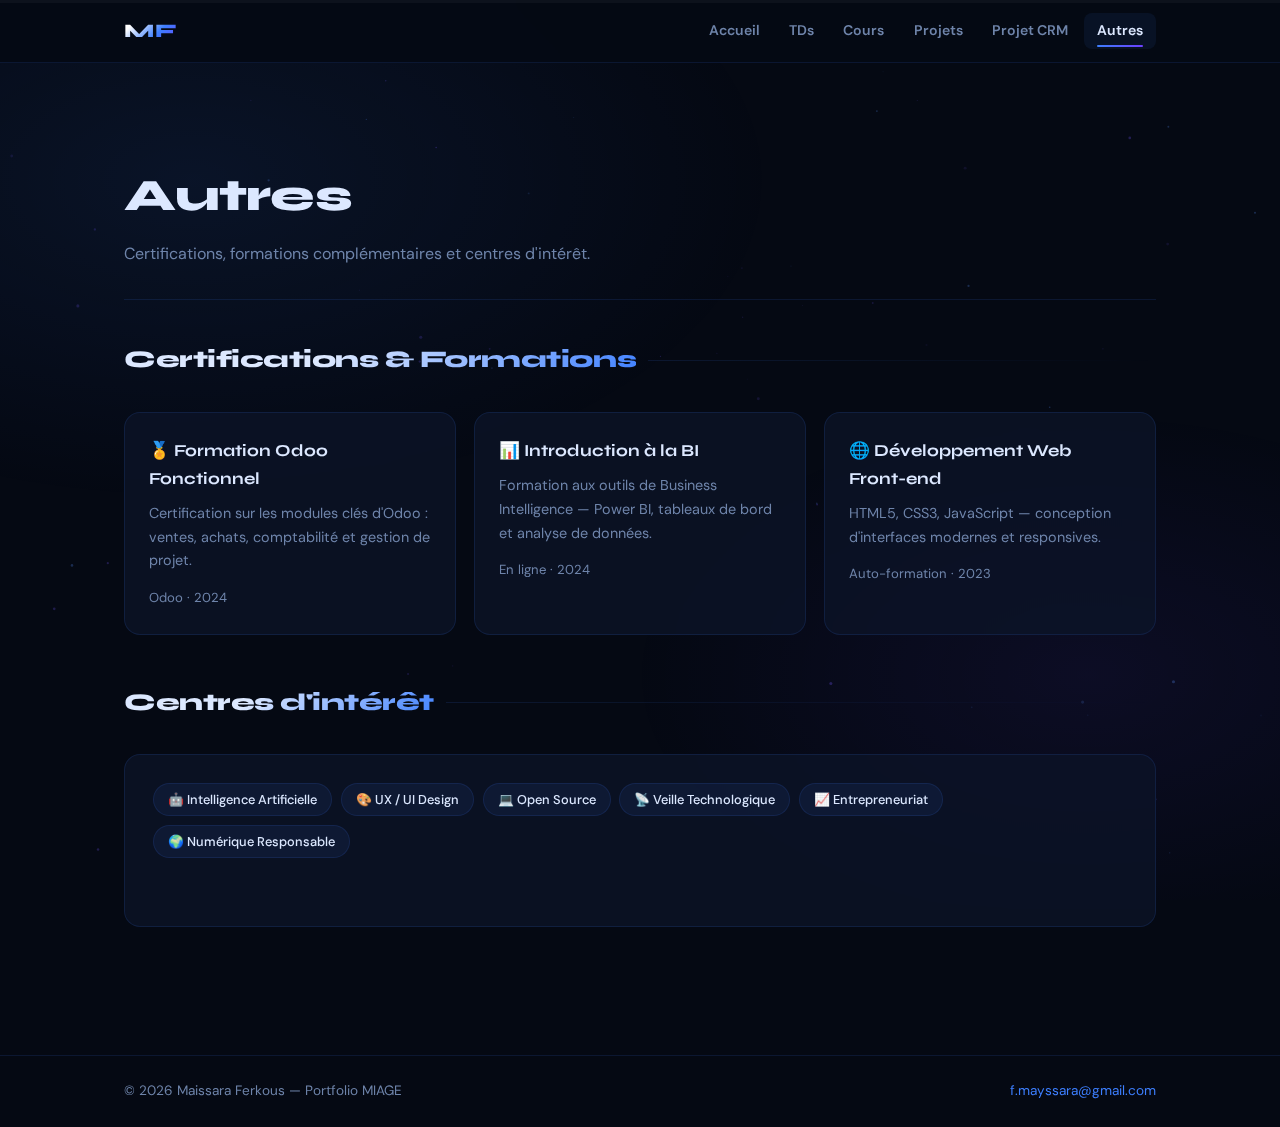
<file: portfolio_final/autres.html>
<!DOCTYPE html>
<html lang="fr">
<head>
  <meta charset="utf-8" />
  <meta name="viewport" content="width=device-width, initial-scale=1" />
  <title>Autres — Portfolio MIAGE</title>
  <meta name="description" content="Portfolio de Maissara Ferkous — Étudiante MIAGE, développement, gestion de projets et systèmes d'information.">
<link rel="preconnect" href="https://fonts.googleapis.com">
<link rel="preconnect" href="https://fonts.gstatic.com" crossorigin>
<link href="https://fonts.googleapis.com/css2?family=Syne:wght@400;600;700;800&family=DM+Sans:wght@300;400;500;600&display=swap" rel="stylesheet">
<link rel="icon" href="data:image/svg+xml,<svg xmlns='http://www.w3.org/2000/svg' viewBox='0 0 100 100'><text y='.9em' font-size='90'>💼</text></svg>">
  <link rel="stylesheet" href="assets/css/style.css">
</head>
<body>
  <canvas id="bg-canvas"></canvas>
  <div id="progress-bar"><div id="progress-bar-inner"></div></div>

  <header class="banner">
    <div class="banner-inner">
      <a class="banner-title" href="index.html">MF</a>
      <nav class="banner-nav" role="navigation" aria-label="Main navigation">
        <a class="nav-item" href="index.html">Accueil</a>
        <a class="nav-item" href="tds.html">TDs</a>
        <a class="nav-item" href="cours.html">Cours</a>
        <a class="nav-item" href="projets.html">Projets</a>
        <a class="nav-item" href="projet-crm.html">Projet CRM</a>
        <a class="nav-item active" href="autres.html">Autres</a>
      </nav>
      <div class="hamburger">
        <span class="line"></span>
        <span class="line"></span>
        <span class="line"></span>
      </div>
    </div>
    <nav class="mobile-menu">
      <a class="nav-item" href="index.html">Accueil</a>
      <a class="nav-item" href="tds.html">TDs</a>
      <a class="nav-item" href="cours.html">Cours</a>
      <a class="nav-item" href="projets.html">Projets</a>
      <a class="nav-item" href="projet-crm.html">Projet CRM</a>
      <a class="nav-item active" href="autres.html">Autres</a>
    </nav>
  </header>

  <main class="container">
    <div class="page-header">
      <h1>Autres</h1>
      <p>Certifications, formations complémentaires et centres d'intérêt.</p>
    </div>

    <div class="section-label"><h2>Certifications &amp; Formations</h2></div>
    <div class="row" style="margin-bottom:3rem">
      <section class="card">
        <h2>🏅 Formation Odoo Fonctionnel</h2>
        <p>Certification sur les modules clés d'Odoo : ventes, achats, comptabilité et gestion de projet.</p>
        <p><span style="color:var(--muted);font-size:0.82rem;">Odoo · 2024</span></p>
      </section>

      <section class="card">
        <h2>📊 Introduction à la BI</h2>
        <p>Formation aux outils de Business Intelligence — Power BI, tableaux de bord et analyse de données.</p>
        <p><span style="color:var(--muted);font-size:0.82rem;">En ligne · 2024</span></p>
      </section>

      <section class="card">
        <h2>🌐 Développement Web Front-end</h2>
        <p>HTML5, CSS3, JavaScript — conception d'interfaces modernes et responsives.</p>
        <p><span style="color:var(--muted);font-size:0.82rem;">Auto-formation · 2023</span></p>
      </section>
    </div>

    <div class="section-label"><h2>Centres d'intérêt</h2></div>
    <div class="card" style="padding:1.75rem">
      <div class="skills-badges" style="justify-content:flex-start;">
        <span class="badge">🤖 Intelligence Artificielle</span>
        <span class="badge">🎨 UX / UI Design</span>
        <span class="badge">💻 Open Source</span>
        <span class="badge">📡 Veille Technologique</span>
        <span class="badge">📈 Entrepreneuriat</span>
        <span class="badge">🌍 Numérique Responsable</span>
      </div>
    </div>
  </main>

  <footer class="site-footer">
    <div class="footer-inner">
      <div>© <span id="year"></span> Maissara Ferkous — Portfolio MIAGE</div>
      <div><a href="mailto:f.mayssara@gmail.com">f.mayssara@gmail.com</a></div>
    </div>
  </footer>
  <script src="assets/js/main.js"></script>
</body>
</html>
</file>
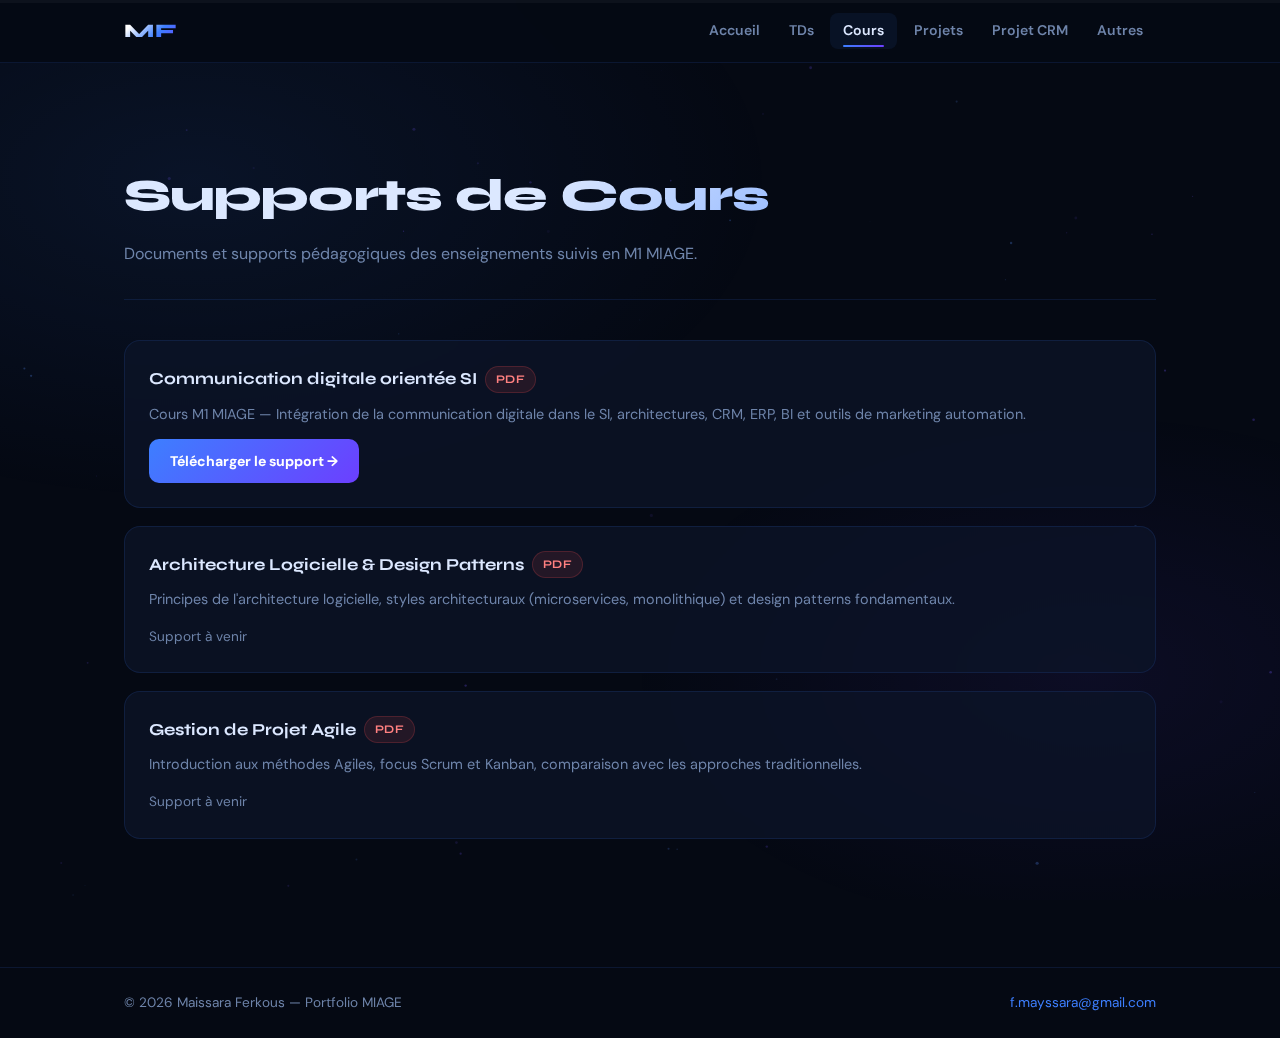
<file: portfolio_final/cours.html>
<!DOCTYPE html>
<html lang="fr">
<head>
  <meta charset="utf-8" />
  <meta name="viewport" content="width=device-width, initial-scale=1" />
  <title>Cours — Portfolio MIAGE</title>
  <meta name="description" content="Portfolio de Maissara Ferkous — Étudiante MIAGE, développement, gestion de projets et systèmes d'information.">
<link rel="preconnect" href="https://fonts.googleapis.com">
<link rel="preconnect" href="https://fonts.gstatic.com" crossorigin>
<link href="https://fonts.googleapis.com/css2?family=Syne:wght@400;600;700;800&family=DM+Sans:wght@300;400;500;600&display=swap" rel="stylesheet">
<link rel="icon" href="data:image/svg+xml,<svg xmlns='http://www.w3.org/2000/svg' viewBox='0 0 100 100'><text y='.9em' font-size='90'>💼</text></svg>">
  <link rel="stylesheet" href="assets/css/style.css">
</head>
<body>
  <canvas id="bg-canvas"></canvas>
  <div id="progress-bar"><div id="progress-bar-inner"></div></div>

  <header class="banner">
    <div class="banner-inner">
      <a class="banner-title" href="index.html">MF</a>
      <nav class="banner-nav" role="navigation" aria-label="Main navigation">
        <a class="nav-item" href="index.html">Accueil</a>
        <a class="nav-item" href="tds.html">TDs</a>
        <a class="nav-item active" href="cours.html">Cours</a>
        <a class="nav-item" href="projets.html">Projets</a>
        <a class="nav-item" href="projet-crm.html">Projet CRM</a>
        <a class="nav-item" href="autres.html">Autres</a>
      </nav>
      <div class="hamburger">
        <span class="line"></span>
        <span class="line"></span>
        <span class="line"></span>
      </div>
    </div>
    <nav class="mobile-menu">
      <a class="nav-item" href="index.html">Accueil</a>
      <a class="nav-item" href="tds.html">TDs</a>
      <a class="nav-item active" href="cours.html">Cours</a>
      <a class="nav-item" href="projets.html">Projets</a>
      <a class="nav-item" href="projet-crm.html">Projet CRM</a>
      <a class="nav-item" href="autres.html">Autres</a>
    </nav>
  </header>

  <main class="container">
    <div class="page-header">
      <h1>Supports de Cours</h1>
      <p>Documents et supports pédagogiques des enseignements suivis en M1 MIAGE.</p>
    </div>

    <div class="stack">
      <section class="card">
        <h2>Communication digitale orientée SI <span class="badge pdf">PDF</span></h2>
        <p>Cours M1 MIAGE — Intégration de la communication digitale dans le SI, architectures, CRM, ERP, BI et outils de marketing automation.</p>
        <a class="btn" href="cours/doc1_etudiant.pdf" target="_blank">Télécharger le support →</a>
      </section>

      <section class="card">
        <h2>Architecture Logicielle &amp; Design Patterns <span class="badge pdf">PDF</span></h2>
        <p>Principes de l'architecture logicielle, styles architecturaux (microservices, monolithique) et design patterns fondamentaux.</p>
        <p><span style="color:var(--muted);font-size:0.85rem;">Support à venir</span></p>
      </section>

      <section class="card">
        <h2>Gestion de Projet Agile <span class="badge pdf">PDF</span></h2>
        <p>Introduction aux méthodes Agiles, focus Scrum et Kanban, comparaison avec les approches traditionnelles.</p>
        <p><span style="color:var(--muted);font-size:0.85rem;">Support à venir</span></p>
      </section>
    </div>
  </main>

  <footer class="site-footer">
    <div class="footer-inner">
      <div>© <span id="year"></span> Maissara Ferkous — Portfolio MIAGE</div>
      <div><a href="mailto:f.mayssara@gmail.com">f.mayssara@gmail.com</a></div>
    </div>
  </footer>
  <script src="assets/js/main.js"></script>
</body>
</html>
</file>
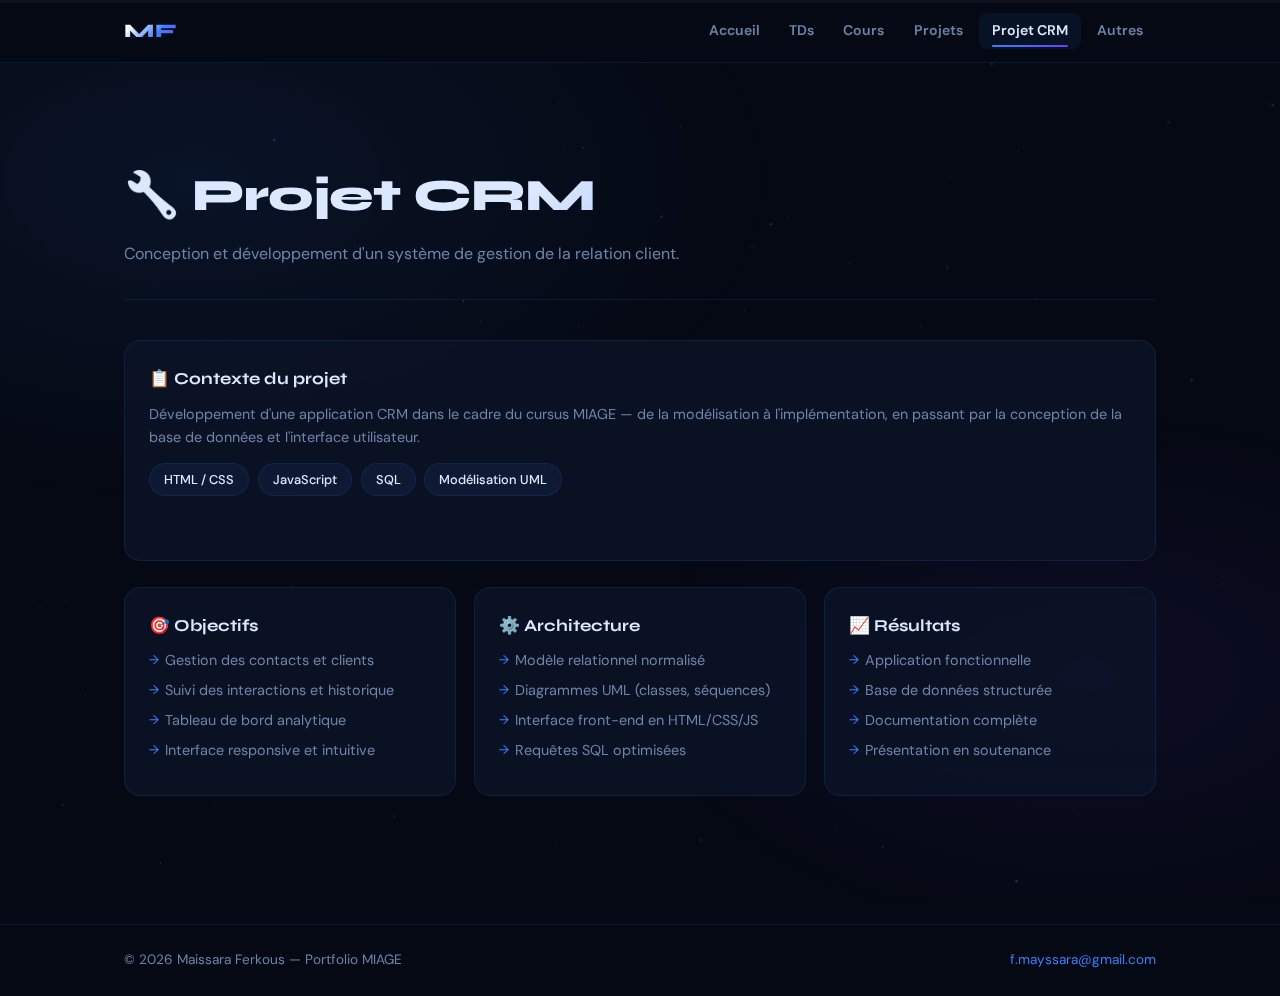
<file: portfolio_final/projet-crm.html>
<!DOCTYPE html>
<html lang="fr">
<head>
  <meta charset="utf-8" />
  <meta name="viewport" content="width=device-width, initial-scale=1" />
  <title>Projet CRM — Portfolio MIAGE</title>
  <link rel="preconnect" href="https://fonts.googleapis.com">
  <link rel="preconnect" href="https://fonts.gstatic.com" crossorigin>
  <link href="https://fonts.googleapis.com/css2?family=Syne:wght@400;600;700;800&family=DM+Sans:wght@300;400;500;600&display=swap" rel="stylesheet">
  <link rel="icon" href="data:image/svg+xml,<svg xmlns='http://www.w3.org/2000/svg' viewBox='0 0 100 100'><text y='.9em' font-size='90'>💼</text></svg>">
  <link rel="stylesheet" href="assets/css/style.css">
</head>
<body>
  <canvas id="bg-canvas"></canvas>
  <div id="progress-bar"><div id="progress-bar-inner"></div></div>

  <header class="banner">
    <div class="banner-inner">
      <a class="banner-title" href="index.html">MF</a>
      <nav class="banner-nav" role="navigation">
        <a class="nav-item" href="index.html">Accueil</a>
        <a class="nav-item" href="tds.html">TDs</a>
        <a class="nav-item" href="cours.html">Cours</a>
        <a class="nav-item" href="projets.html">Projets</a>
        <a class="nav-item active" href="projet-crm.html">Projet CRM</a>
        <a class="nav-item" href="autres.html">Autres</a>
      </nav>
      <div class="hamburger">
        <span class="line"></span><span class="line"></span><span class="line"></span>
      </div>
    </div>
    <nav class="mobile-menu">
      <a class="nav-item" href="index.html">Accueil</a>
      <a class="nav-item" href="tds.html">TDs</a>
      <a class="nav-item" href="cours.html">Cours</a>
      <a class="nav-item" href="projets.html">Projets</a>
      <a class="nav-item active" href="projet-crm.html">Projet CRM</a>
      <a class="nav-item" href="autres.html">Autres</a>
    </nav>
  </header>

  <main class="container">
    <div class="page-header">
      <h1>🔧 Projet CRM</h1>
      <p>Conception et développement d'un système de gestion de la relation client.</p>
    </div>

    <div class="stack">
      <section class="card">
        <h2>📋 Contexte du projet</h2>
        <p>Développement d'une application CRM dans le cadre du cursus MIAGE — de la modélisation à l'implémentation, en passant par la conception de la base de données et l'interface utilisateur.</p>
        <div class="skills-badges" style="justify-content:flex-start; margin-top:0.75rem;">
          <span class="badge">HTML / CSS</span>
          <span class="badge">JavaScript</span>
          <span class="badge">SQL</span>
          <span class="badge">Modélisation UML</span>
        </div>
      </section>

      <div class="row">
        <section class="card">
          <h2>🎯 Objectifs</h2>
          <ul>
            <li>Gestion des contacts et clients</li>
            <li>Suivi des interactions et historique</li>
            <li>Tableau de bord analytique</li>
            <li>Interface responsive et intuitive</li>
          </ul>
        </section>

        <section class="card">
          <h2>⚙️ Architecture</h2>
          <ul>
            <li>Modèle relationnel normalisé</li>
            <li>Diagrammes UML (classes, séquences)</li>
            <li>Interface front-end en HTML/CSS/JS</li>
            <li>Requêtes SQL optimisées</li>
          </ul>
        </section>

        <section class="card">
          <h2>📈 Résultats</h2>
          <ul>
            <li>Application fonctionnelle</li>
            <li>Base de données structurée</li>
            <li>Documentation complète</li>
            <li>Présentation en soutenance</li>
          </ul>
        </section>
      </div>
    </div>
  </main>

  <footer class="site-footer">
    <div class="footer-inner">
      <div>© <span id="year"></span> Maissara Ferkous — Portfolio MIAGE</div>
      <div><a href="mailto:f.mayssara@gmail.com">f.mayssara@gmail.com</a></div>
    </div>
  </footer>
  <script src="assets/js/main.js"></script>
</body>
</html>
</file>
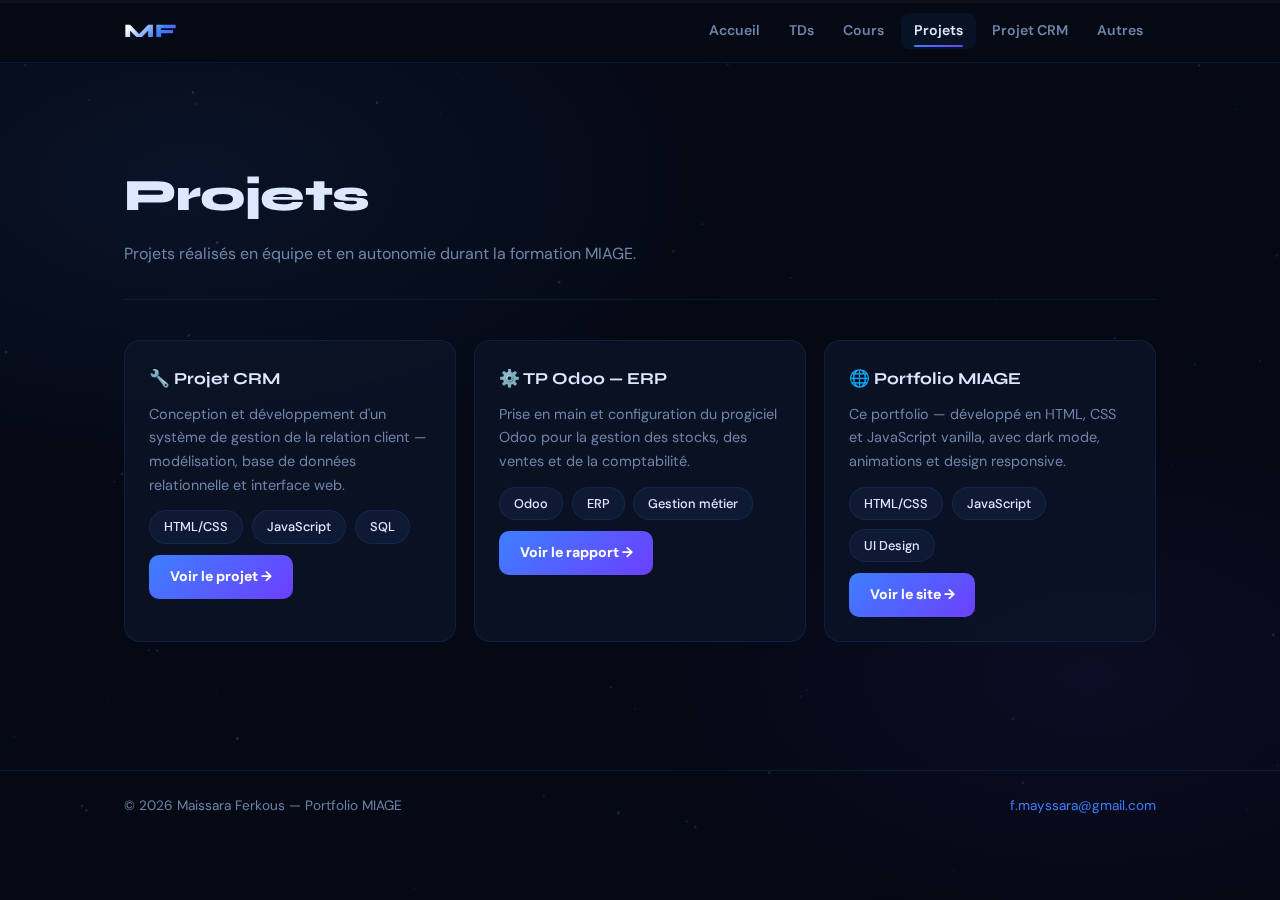
<file: portfolio_final/projets.html>
<!DOCTYPE html>
<html lang="fr">
<head>
  <meta charset="utf-8" />
  <meta name="viewport" content="width=device-width, initial-scale=1" />
  <title>Projets — Portfolio MIAGE</title>
  <meta name="description" content="Portfolio de Maissara Ferkous — Étudiante MIAGE, développement, gestion de projets et systèmes d'information.">
<link rel="preconnect" href="https://fonts.googleapis.com">
<link rel="preconnect" href="https://fonts.gstatic.com" crossorigin>
<link href="https://fonts.googleapis.com/css2?family=Syne:wght@400;600;700;800&family=DM+Sans:ital,opsz,wght@0,9..40,300;0,9..40,400;0,9..40,500;0,9..40,600;1,9..40,300&display=swap" rel="stylesheet">
<link rel="icon" href="data:image/svg+xml,<svg xmlns='http://www.w3.org/2000/svg' viewBox='0 0 100 100'><text y='.9em' font-size='90'>💼</text></svg>">
  <link rel="stylesheet" href="assets/css/style.css">
</head>
<body>
  <canvas id="bg-canvas"></canvas>
  <div id="progress-bar"><div id="progress-bar-inner"></div></div>

  <header class="banner">
    <div class="banner-inner">
      <a class="banner-title" href="index.html">MF</a>
      <nav class="banner-nav" role="navigation">
        <a class="nav-item" href="index.html">Accueil</a>
        <a class="nav-item" href="tds.html">TDs</a>
        <a class="nav-item" href="cours.html">Cours</a>
        <a class="nav-item active" href="projets.html">Projets</a>
        <a class="nav-item" href="projet-crm.html">Projet CRM</a>
        <a class="nav-item" href="autres.html">Autres</a>
      </nav>
      <div class="hamburger">
        <span class="line"></span><span class="line"></span><span class="line"></span>
      </div>
    </div>
    <nav class="mobile-menu">
      <a class="nav-item" href="index.html">Accueil</a>
      <a class="nav-item" href="tds.html">TDs</a>
      <a class="nav-item" href="cours.html">Cours</a>
      <a class="nav-item active" href="projets.html">Projets</a>
      <a class="nav-item" href="projet-crm.html">Projet CRM</a>
      <a class="nav-item" href="autres.html">Autres</a>
    </nav>
  </header>

  <main class="container">
    <div class="page-header">
      <h1>Projets</h1>
      <p>Projets réalisés en équipe et en autonomie durant la formation MIAGE.</p>
    </div>

    <div class="row">
      <section class="card">
        <h2>🔧 Projet CRM</h2>
        <p>Conception et développement d'un système de gestion de la relation client — modélisation, base de données relationnelle et interface web.</p>
        <div class="skills-badges" style="justify-content:flex-start;margin:0.7rem 0;">
          <span class="badge">HTML/CSS</span>
          <span class="badge">JavaScript</span>
          <span class="badge">SQL</span>
        </div>
        <a class="btn" href="projet-crm.html">Voir le projet →</a>
      </section>

      <section class="card">
        <h2>⚙️ TP Odoo — ERP</h2>
        <p>Prise en main et configuration du progiciel Odoo pour la gestion des stocks, des ventes et de la comptabilité.</p>
        <div class="skills-badges" style="justify-content:flex-start;margin:0.7rem 0;">
          <span class="badge">Odoo</span>
          <span class="badge">ERP</span>
          <span class="badge">Gestion métier</span>
        </div>
        <a class="btn" href="travaux/Compte_Rendu_TP1_Odoo.pdf" target="_blank">Voir le rapport →</a>
      </section>

      <section class="card">
        <h2>🌐 Portfolio MIAGE</h2>
        <p>Ce portfolio — développé en HTML, CSS et JavaScript vanilla, avec dark mode, animations et design responsive.</p>
        <div class="skills-badges" style="justify-content:flex-start;margin:0.7rem 0;">
          <span class="badge">HTML/CSS</span>
          <span class="badge">JavaScript</span>
          <span class="badge">UI Design</span>
        </div>
        <a class="btn" href="index.html">Voir le site →</a>
      </section>
    </div>
  </main>

  <footer class="site-footer">
    <div class="footer-inner">
      <div>© <span id="year"></span> Maissara Ferkous — Portfolio MIAGE</div>
      <div><a href="mailto:f.mayssara@gmail.com">f.mayssara@gmail.com</a></div>
    </div>
  </footer>
  <script src="assets/js/main.js"></script>
</body>
</html>
</file>
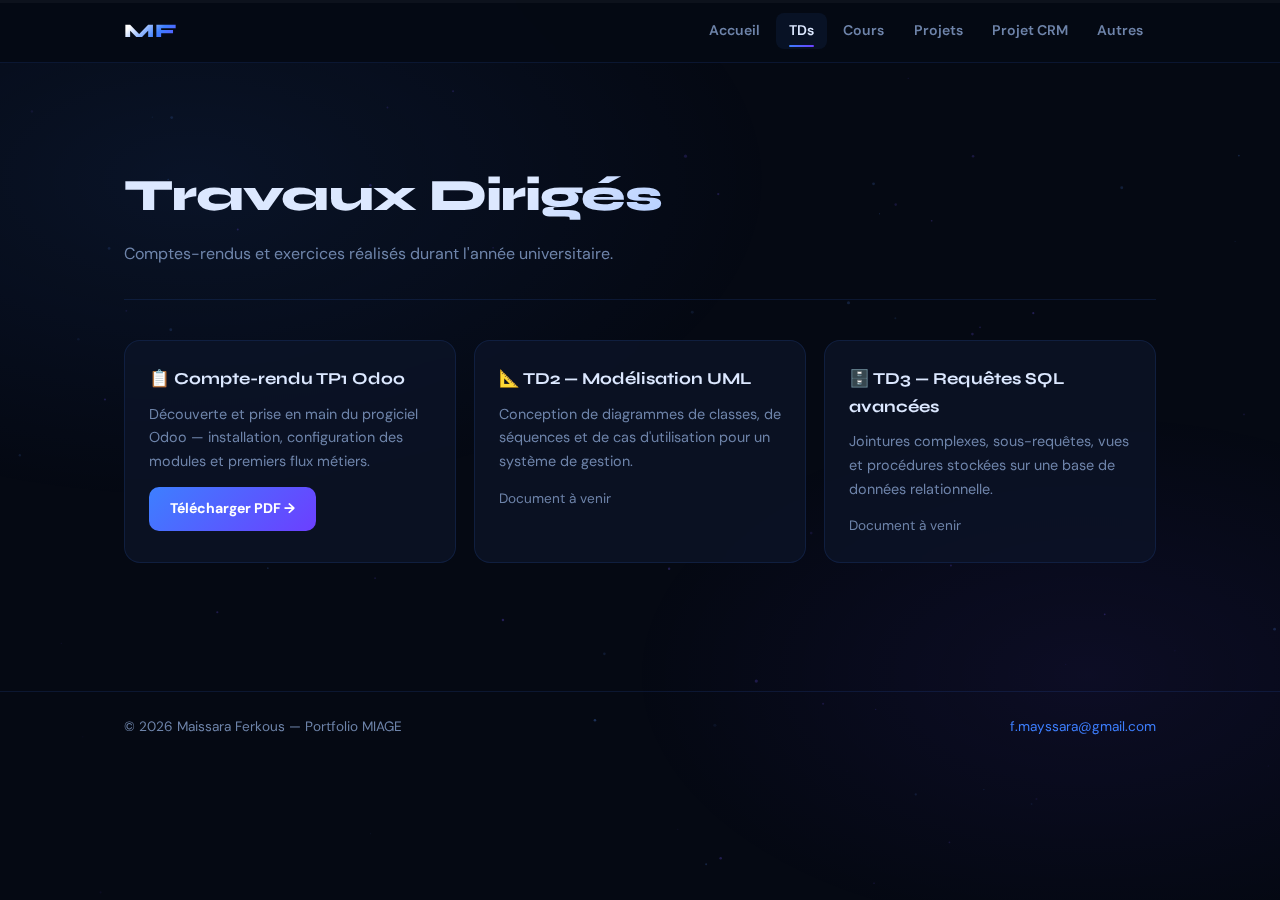
<file: portfolio_final/tds.html>
<!DOCTYPE html>
<html lang="fr">
<head>
  <meta charset="utf-8" />
  <meta name="viewport" content="width=device-width, initial-scale=1" />
  <title>TDs — Portfolio MIAGE</title>
  <meta name="description" content="Travaux dirigés et exercices — Maissara Ferkous, M1 MIAGE." />
  <link rel="preconnect" href="https://fonts.googleapis.com">
  <link rel="preconnect" href="https://fonts.gstatic.com" crossorigin>
  <link href="https://fonts.googleapis.com/css2?family=Syne:wght@400;600;700;800&family=DM+Sans:ital,opsz,wght@0,9..40,300;0,9..40,400;0,9..40,500;0,9..40,600;1,9..40,300&display=swap" rel="stylesheet">
  <link rel="icon" href="data:image/svg+xml,<svg xmlns='http://www.w3.org/2000/svg' viewBox='0 0 100 100'><text y='.9em' font-size='90'>💼</text></svg>">
  <link rel="stylesheet" href="assets/css/style.css">
</head>
<body>
  <canvas id="bg-canvas"></canvas>
  <div id="progress-bar"><div id="progress-bar-inner"></div></div>

  <header class="banner">
    <div class="banner-inner">
      <a class="banner-title" href="index.html">MF</a>
      <nav class="banner-nav" role="navigation">
        <a class="nav-item" href="index.html">Accueil</a>
        <a class="nav-item active" href="tds.html">TDs</a>
        <a class="nav-item" href="cours.html">Cours</a>
        <a class="nav-item" href="projets.html">Projets</a>
        <a class="nav-item" href="projet-crm.html">Projet CRM</a>
        <a class="nav-item" href="autres.html">Autres</a>
      </nav>
      <div class="hamburger">
        <span class="line"></span><span class="line"></span><span class="line"></span>
      </div>
    </div>
    <nav class="mobile-menu">
      <a class="nav-item" href="index.html">Accueil</a>
      <a class="nav-item active" href="tds.html">TDs</a>
      <a class="nav-item" href="cours.html">Cours</a>
      <a class="nav-item" href="projets.html">Projets</a>
      <a class="nav-item" href="projet-crm.html">Projet CRM</a>
      <a class="nav-item" href="autres.html">Autres</a>
    </nav>
  </header>

  <main class="container">
    <div class="page-header">
      <h1>Travaux Dirigés</h1>
      <p>Comptes-rendus et exercices réalisés durant l'année universitaire.</p>
    </div>

    <div class="row">
      <section class="card">
        <h2>📋 Compte-rendu TP1 Odoo</h2>
        <p>Découverte et prise en main du progiciel Odoo — installation, configuration des modules et premiers flux métiers.</p>
        <a class="btn" href="travaux/Compte_Rendu_TP1_Odoo.pdf" target="_blank">Télécharger PDF →</a>
      </section>

      <section class="card">
        <h2>📐 TD2 — Modélisation UML</h2>
        <p>Conception de diagrammes de classes, de séquences et de cas d'utilisation pour un système de gestion.</p>
        <p><span style="color:var(--muted);font-size:0.85rem;">Document à venir</span></p>
      </section>

      <section class="card">
        <h2>🗄️ TD3 — Requêtes SQL avancées</h2>
        <p>Jointures complexes, sous-requêtes, vues et procédures stockées sur une base de données relationnelle.</p>
        <p><span style="color:var(--muted);font-size:0.85rem;">Document à venir</span></p>
      </section>
    </div>
  </main>

  <footer class="site-footer">
    <div class="footer-inner">
      <div>© <span id="year"></span> Maissara Ferkous — Portfolio MIAGE</div>
      <div><a href="mailto:f.mayssara@gmail.com">f.mayssara@gmail.com</a></div>
    </div>
  </footer>
  <script src="assets/js/main.js"></script>
</body>
</html>
</file>
<file: assets/css/style.css>
/* ─── FONTS SYSTEM STACK (fonctionne sans internet) ─── */
/* Syne → remplacé par Trebuchet MS / Impact / system display font */
/* DM Sans → remplacé par -apple-system / Segoe UI */

:root {
  --bg:        #050913;
  --bg2:       #080e1c;
  --card:      rgba(12, 20, 40, 0.75);
  --card-h:    rgba(16, 28, 58, 0.9);
  --accent:    #3d7fff;
  --accent2:   #6c3fff;
  --glow:      rgba(61, 127, 255, 0.22);
  --glow2:     rgba(108, 63, 255, 0.18);
  --text:      #dce8ff;
  --muted:     #6e84aa;
  --border:    rgba(61, 127, 255, 0.13);
  --border-h:  rgba(61, 127, 255, 0.38);
  --maxw:      1080px;
  --r:         16px;
  --font-h:    'Syne', 'Trebuchet MS', 'Segoe UI', system-ui, sans-serif;
  --font-b:    'DM Sans', -apple-system, 'Segoe UI', system-ui, sans-serif;
}

*, *::before, *::after { box-sizing: border-box; margin: 0; padding: 0; }
html { scroll-behavior: smooth; }

body {
  font-family: var(--font-b);
  font-size: 16px;
  line-height: 1.65;
  color: var(--text);
  background: var(--bg);
  min-height: 100vh;
  overflow-x: hidden;
}

/* ─── CANVAS ─── */
#bg-canvas {
  position: fixed;
  inset: 0;
  z-index: 0;
  pointer-events: none;
  opacity: 0.55;
}

body::before {
  content: '';
  position: fixed;
  inset: 0;
  z-index: 0;
  background:
    radial-gradient(ellipse 70% 55% at 15% 20%, rgba(61,127,255,0.09) 0%, transparent 65%),
    radial-gradient(ellipse 55% 45% at 85% 75%, rgba(108,63,255,0.08) 0%, transparent 65%);
  pointer-events: none;
}

/* ─── PROGRESS BAR ─── */
#progress-bar {
  position: fixed;
  top: 0; left: 0; right: 0;
  height: 3px;
  z-index: 9999;
  background: rgba(255,255,255,0.04);
}
#progress-bar-inner {
  height: 100%;
  width: 0%;
  background: linear-gradient(90deg, var(--accent), var(--accent2));
  transition: width 0.1s linear;
  box-shadow: 0 0 10px var(--glow);
}

/* ─── NAVBAR ─── */
.banner {
  position: sticky;
  top: 0;
  z-index: 100;
  background: rgba(5, 9, 19, 0.88);
  backdrop-filter: blur(20px);
  -webkit-backdrop-filter: blur(20px);
  border-bottom: 1px solid var(--border);
}

.banner-inner {
  max-width: var(--maxw);
  margin: 0 auto;
  padding: 0 1.5rem;
  height: 62px;
  display: flex;
  align-items: center;
  justify-content: space-between;
  position: relative;
}

.banner-title {
  font-family: var(--font-h);
  font-weight: 800;
  font-size: 1.2rem;
  letter-spacing: 0.04em;
  background: linear-gradient(135deg, #fff 20%, var(--accent) 60%, var(--accent2));
  -webkit-background-clip: text;
  -webkit-text-fill-color: transparent;
  background-clip: text;
  text-decoration: none;
}

.banner-nav { display: flex; align-items: center; gap: 0.2rem; }

.banner-nav .nav-item {
  position: relative;
  color: var(--muted);
  text-decoration: none;
  padding: 6px 13px;
  border-radius: 8px;
  font-size: 0.88rem;
  font-weight: 600;
  transition: color 0.2s, background 0.2s;
}

.banner-nav .nav-item::after {
  content: '';
  position: absolute;
  bottom: 2px; left: 50%; right: 50%;
  height: 2px;
  background: linear-gradient(90deg, var(--accent), var(--accent2));
  border-radius: 2px;
  transition: left 0.25s ease, right 0.25s ease;
}

.banner-nav .nav-item:hover::after,
.banner-nav .nav-item.active::after { left: 13px; right: 13px; }

.banner-nav .nav-item:hover,
.banner-nav .nav-item.active {
  color: var(--text);
  background: rgba(61,127,255,0.08);
}

/* Hamburger */
.hamburger {
  display: none;
  flex-direction: column;
  gap: 5px;
  cursor: pointer;
  padding: 6px;
  border-radius: 8px;
  transition: background 0.2s;
}
.hamburger:hover { background: rgba(61,127,255,0.1); }
.hamburger .line {
  width: 22px; height: 2px;
  background: var(--text);
  border-radius: 2px;
  transition: all 0.3s ease;
}
.hamburger.open .line:nth-child(1) { transform: translateY(7px) rotate(45deg); }
.hamburger.open .line:nth-child(2) { opacity: 0; }
.hamburger.open .line:nth-child(3) { transform: translateY(-7px) rotate(-45deg); }

.mobile-menu {
  display: none;
  position: absolute;
  top: 62px; left: 0; right: 0;
  background: rgba(5, 9, 19, 0.97);
  backdrop-filter: blur(20px);
  border-bottom: 1px solid var(--border);
  flex-direction: column;
  padding: 0.75rem;
  gap: 0.25rem;
  z-index: 99;
}
.mobile-menu.open { display: flex; }
.mobile-menu .nav-item {
  color: var(--muted);
  text-decoration: none;
  padding: 10px 14px;
  border-radius: 8px;
  font-size: 0.95rem;
  font-weight: 600;
  transition: color 0.2s, background 0.2s;
}
.mobile-menu .nav-item:hover,
.mobile-menu .nav-item.active { color: var(--text); background: rgba(61,127,255,0.1); }

/* ─── CONTAINER ─── */
.container {
  position: relative;
  z-index: 1;
  max-width: var(--maxw);
  margin: 0 auto;
  padding: 3rem 1.5rem;
}

/* ─── HERO ─── */
.hero { padding: 5.5rem 0 4rem; text-align: center; }

.hero-eyebrow {
  display: inline-flex;
  align-items: center;
  gap: 0.5rem;
  background: rgba(61,127,255,0.1);
  border: 1px solid var(--border);
  border-radius: 100px;
  padding: 5px 16px;
  font-size: 0.78rem;
  font-weight: 700;
  color: var(--accent);
  letter-spacing: 0.08em;
  text-transform: uppercase;
  margin-bottom: 1.5rem;
  animation: fadeUp 0.5s ease both;
}

.hero-eyebrow::before {
  content: '';
  width: 6px; height: 6px;
  border-radius: 50%;
  background: var(--accent);
  box-shadow: 0 0 8px var(--accent);
  animation: pulse 2s infinite;
}

@keyframes pulse {
  0%, 100% { opacity: 1; transform: scale(1); }
  50% { opacity: 0.4; transform: scale(0.7); }
}

.hero h1 {
  font-family: var(--font-h);
  font-size: clamp(2.6rem, 6vw, 4.5rem);
  font-weight: 800;
  letter-spacing: -0.02em;
  line-height: 1.05;
  margin-bottom: 1.2rem;
  animation: fadeUp 0.6s 0.1s ease both;
}

.hero h1 .name-gradient {
  background: linear-gradient(135deg, #ffffff 0%, var(--accent) 50%, var(--accent2) 100%);
  -webkit-background-clip: text;
  -webkit-text-fill-color: transparent;
  background-clip: text;
}

.hero .sub {
  color: var(--muted);
  font-size: 1.08rem;
  max-width: 520px;
  margin: 0 auto 2rem;
  line-height: 1.75;
  animation: fadeUp 0.6s 0.2s ease both;
}

.skills-badges {
  display: flex;
  flex-wrap: wrap;
  justify-content: center;
  gap: 0.55rem;
  margin-bottom: 2.5rem;
  animation: fadeUp 0.6s 0.3s ease both;
}

.badge {
  background: rgba(61,127,255,0.08);
  border: 1px solid var(--border);
  color: var(--text);
  padding: 5px 14px;
  border-radius: 100px;
  font-size: 0.8rem;
  font-weight: 500;
  transition: all 0.2s;
  cursor: default;
}
.badge:hover {
  background: rgba(61,127,255,0.16);
  border-color: var(--border-h);
  transform: translateY(-1px);
}
.badge.pdf {
  background: rgba(255, 80, 80, 0.1);
  border-color: rgba(255,80,80,0.2);
  color: #ff8080;
  font-size: 0.72rem;
  padding: 3px 10px;
  font-weight: 700;
  letter-spacing: 0.04em;
}

.hero-cta {
  display: flex;
  gap: 0.9rem;
  justify-content: center;
  flex-wrap: wrap;
  animation: fadeUp 0.6s 0.4s ease both;
}

/* ─── BOUTONS ─── */
.btn {
  display: inline-flex;
  align-items: center;
  gap: 0.4rem;
  padding: 0.65rem 1.3rem;
  background: linear-gradient(135deg, var(--accent), var(--accent2));
  color: #fff;
  border-radius: 10px;
  text-decoration: none;
  font-weight: 700;
  font-size: 0.88rem;
  transition: all 0.25s ease;
  border: none;
  cursor: pointer;
  position: relative;
  overflow: hidden;
}
.btn::before {
  content: '';
  position: absolute;
  inset: 0;
  background: rgba(255,255,255,0.12);
  opacity: 0;
  transition: opacity 0.2s;
}
.btn:hover::before { opacity: 1; }
.btn:hover {
  transform: translateY(-2px);
  box-shadow: 0 8px 28px var(--glow);
}
.btn-ghost {
  background: transparent;
  border: 1px solid var(--border-h);
  color: var(--text);
}
.btn-ghost:hover {
  background: rgba(61,127,255,0.1);
  box-shadow: 0 8px 28px rgba(61,127,255,0.1);
}

/* ─── SECTION ─── */
.section-sep {
  border: none;
  height: 1px;
  background: linear-gradient(90deg, transparent, var(--border), transparent);
  margin: 0;
}

.section-label {
  display: flex;
  align-items: center;
  gap: 0.75rem;
  margin-bottom: 2rem;
}
.section-label h2 {
  font-family: var(--font-h);
  font-size: 1.5rem;
  font-weight: 800;
  letter-spacing: -0.02em;
  background: linear-gradient(135deg, var(--text) 40%, var(--accent));
  -webkit-background-clip: text;
  -webkit-text-fill-color: transparent;
  background-clip: text;
  white-space: nowrap;
}
.section-label::after {
  content: '';
  flex: 1;
  height: 1px;
  background: linear-gradient(90deg, var(--border), transparent);
}

/* ─── GRID & CARDS ─── */
.grid {
  display: grid;
  grid-template-columns: repeat(3, 1fr);
  gap: 1.1rem;
  margin-top: 0.5rem;
}

.card {
  background: var(--card);
  border: 1px solid var(--border);
  border-radius: var(--r);
  padding: 1.5rem;
  backdrop-filter: blur(12px);
  -webkit-backdrop-filter: blur(12px);
  transition: transform 0.3s ease, border-color 0.3s ease, box-shadow 0.3s ease, background 0.3s ease;
  position: relative;
  overflow: hidden;
}
.card::before {
  content: '';
  position: absolute;
  top: -40px; left: -40px;
  width: 140px; height: 140px;
  background: radial-gradient(circle, rgba(61,127,255,0.12) 0%, transparent 65%);
  opacity: 0;
  transition: opacity 0.4s ease;
  pointer-events: none;
}
.card:hover::before { opacity: 1; }
.card:hover {
  transform: translateY(-5px);
  border-color: var(--border-h);
  background: var(--card-h);
  box-shadow: 0 16px 48px rgba(61,127,255,0.1);
}
.card h2 {
  font-family: var(--font-h);
  font-size: 1.05rem;
  font-weight: 700;
  color: var(--text);
  margin-bottom: 0.6rem;
  display: flex;
  align-items: center;
  gap: 0.5rem;
  flex-wrap: wrap;
}
.card p { color: var(--muted); font-size: 0.9rem; margin-bottom: 0.8rem; }
.card p:last-child { margin-bottom: 0; }
.card a:not(.btn) { color: var(--accent); text-decoration: none; font-size: 0.88rem; transition: opacity 0.2s; }
.card a:not(.btn):hover { opacity: 0.7; }
.card ul { list-style: none; padding: 0; margin: 0.5rem 0; display: flex; flex-direction: column; gap: 0.4rem; }
.card ul li { color: var(--muted); font-size: 0.9rem; padding-left: 1rem; position: relative; }
.card ul li strong { color: var(--text); }
.card ul li::before { content: '→'; position: absolute; left: 0; color: var(--accent); font-size: 0.8rem; }

.project-actions,
.project-links {
  display: flex;
  flex-wrap: wrap;
  gap: 0.75rem;
  margin-top: 1rem;
}

.project-preview {
  margin-top: 1rem;
  border: 1px solid var(--border);
  border-radius: calc(var(--r) - 2px);
  overflow: hidden;
  background: linear-gradient(180deg, rgba(255,255,255,0.02), rgba(61,127,255,0.08));
  box-shadow: inset 0 1px 0 rgba(255,255,255,0.04);
  transition: transform 0.3s ease, border-color 0.3s ease, box-shadow 0.3s ease;
}

.project-preview:hover {
  transform: translateY(-2px);
  border-color: var(--border-h);
  box-shadow: 0 18px 42px rgba(61,127,255,0.12);
}

.project-preview img {
  display: block;
  width: 100%;
  height: auto;
  transition: transform 0.45s ease;
}

.project-preview:hover img { transform: scale(1.015); }

.project-flow {
  display: flex;
  align-items: center;
  flex-wrap: wrap;
  gap: 0.65rem;
  margin: 1rem 0;
}

.flow-step {
  min-width: 140px;
  padding: 0.85rem 1rem;
  border: 1px solid var(--border);
  border-radius: 12px;
  background: rgba(61,127,255,0.08);
  display: flex;
  flex-direction: column;
  gap: 0.2rem;
}

.flow-title {
  color: var(--accent);
  font-size: 0.78rem;
  font-weight: 700;
  letter-spacing: 0.04em;
  text-transform: uppercase;
}

.flow-value {
  color: var(--text);
  font-family: var(--font-h);
  font-size: 0.95rem;
  font-weight: 700;
}

.flow-arrow {
  color: var(--accent);
  font-size: 1rem;
  font-weight: 700;
}

/* ─── LAYOUTS ─── */
.stack { display: flex; flex-direction: column; gap: 1.1rem; margin-top: 0.5rem; }
.stack .card { width: 100%; }
.row { display: flex; gap: 1.1rem; margin-top: 0.5rem; flex-wrap: wrap; }
.row .card { flex: 1 1 calc(33.333% - 0.75rem); min-width: 220px; }

/* ─── PAGE HEADER ─── */
.page-header {
  padding: 3rem 0 2rem;
  border-bottom: 1px solid var(--border);
  margin-bottom: 2.5rem;
}
.page-header h1 {
  font-family: var(--font-h);
  font-size: clamp(1.8rem, 4vw, 2.8rem);
  font-weight: 800;
  letter-spacing: -0.02em;
  background: linear-gradient(135deg, var(--text) 40%, var(--accent));
  -webkit-background-clip: text;
  -webkit-text-fill-color: transparent;
  background-clip: text;
  margin-bottom: 0.5rem;
}
.page-header p { color: var(--muted); font-size: 1rem; }

/* ─── FOOTER ─── */
.site-footer {
  position: relative;
  z-index: 1;
  border-top: 1px solid var(--border);
  margin-top: 5rem;
}
.footer-inner {
  max-width: var(--maxw);
  margin: 0 auto;
  padding: 1.5rem;
  display: flex;
  justify-content: space-between;
  align-items: center;
  color: var(--muted);
  font-size: 0.85rem;
}
.footer-inner a { color: var(--accent); text-decoration: none; transition: opacity 0.2s; }
.footer-inner a:hover { opacity: 0.7; }

/* ─── ANIMATIONS ─── */
@keyframes fadeUp {
  from { opacity: 0; transform: translateY(22px); }
  to   { opacity: 1; transform: translateY(0); }
}

.reveal {
  opacity: 0;
  transform: translateY(24px);
  transition: opacity 0.55s ease, transform 0.55s ease;
}
.reveal.visible { opacity: 1; transform: translateY(0); }
.reveal:nth-child(1) { transition-delay: 0.05s; }
.reveal:nth-child(2) { transition-delay: 0.12s; }
.reveal:nth-child(3) { transition-delay: 0.19s; }
.reveal:nth-child(4) { transition-delay: 0.26s; }
.reveal:nth-child(5) { transition-delay: 0.33s; }
.reveal:nth-child(6) { transition-delay: 0.40s; }

/* ─── RESPONSIVE ─── */
@media (max-width: 980px) {
  .grid { grid-template-columns: repeat(2, 1fr); }
  .row .card { flex: 1 1 calc(50% - 0.55rem); }
}
@media (max-width: 640px) {
  .grid { grid-template-columns: 1fr; }
  .row .card { flex-basis: 100%; }
  .banner-nav { display: none; }
  .hamburger { display: flex; }
  .hero { padding: 3.5rem 0 2.5rem; }
  .hero-cta { flex-direction: column; align-items: center; }
  .project-actions,
  .project-links,
  .project-flow { flex-direction: column; align-items: stretch; }
  .project-actions .btn,
  .project-links .btn { justify-content: center; width: 100%; }
  .flow-arrow { display: none; }
  .flow-step { width: 100%; }
  .footer-inner { flex-direction: column; gap: 0.5rem; text-align: center; }
}
</file>
<file: portfolio_final/assets/css/style.css>
/* ─── FONTS SYSTEM STACK (fonctionne sans internet) ─── */
/* Syne → remplacé par Trebuchet MS / Impact / system display font */
/* DM Sans → remplacé par -apple-system / Segoe UI */

:root {
  --bg:        #050913;
  --bg2:       #080e1c;
  --card:      rgba(12, 20, 40, 0.75);
  --card-h:    rgba(16, 28, 58, 0.9);
  --accent:    #3d7fff;
  --accent2:   #6c3fff;
  --glow:      rgba(61, 127, 255, 0.22);
  --glow2:     rgba(108, 63, 255, 0.18);
  --text:      #dce8ff;
  --muted:     #6e84aa;
  --border:    rgba(61, 127, 255, 0.13);
  --border-h:  rgba(61, 127, 255, 0.38);
  --maxw:      1080px;
  --r:         16px;
  --font-h:    'Syne', 'Trebuchet MS', 'Segoe UI', system-ui, sans-serif;
  --font-b:    'DM Sans', -apple-system, 'Segoe UI', system-ui, sans-serif;
}

*, *::before, *::after { box-sizing: border-box; margin: 0; padding: 0; }
html { scroll-behavior: smooth; }

body {
  font-family: var(--font-b);
  font-size: 16px;
  line-height: 1.65;
  color: var(--text);
  background: var(--bg);
  min-height: 100vh;
  overflow-x: hidden;
}

/* ─── CANVAS ─── */
#bg-canvas {
  position: fixed;
  inset: 0;
  z-index: 0;
  pointer-events: none;
  opacity: 0.55;
}

body::before {
  content: '';
  position: fixed;
  inset: 0;
  z-index: 0;
  background:
    radial-gradient(ellipse 70% 55% at 15% 20%, rgba(61,127,255,0.09) 0%, transparent 65%),
    radial-gradient(ellipse 55% 45% at 85% 75%, rgba(108,63,255,0.08) 0%, transparent 65%);
  pointer-events: none;
}

/* ─── PROGRESS BAR ─── */
#progress-bar {
  position: fixed;
  top: 0; left: 0; right: 0;
  height: 3px;
  z-index: 9999;
  background: rgba(255,255,255,0.04);
}
#progress-bar-inner {
  height: 100%;
  width: 0%;
  background: linear-gradient(90deg, var(--accent), var(--accent2));
  transition: width 0.1s linear;
  box-shadow: 0 0 10px var(--glow);
}

/* ─── NAVBAR ─── */
.banner {
  position: sticky;
  top: 0;
  z-index: 100;
  background: rgba(5, 9, 19, 0.88);
  backdrop-filter: blur(20px);
  -webkit-backdrop-filter: blur(20px);
  border-bottom: 1px solid var(--border);
}

.banner-inner {
  max-width: var(--maxw);
  margin: 0 auto;
  padding: 0 1.5rem;
  height: 62px;
  display: flex;
  align-items: center;
  justify-content: space-between;
  position: relative;
}

.banner-title {
  font-family: var(--font-h);
  font-weight: 800;
  font-size: 1.2rem;
  letter-spacing: 0.04em;
  background: linear-gradient(135deg, #fff 20%, var(--accent) 60%, var(--accent2));
  -webkit-background-clip: text;
  -webkit-text-fill-color: transparent;
  background-clip: text;
  text-decoration: none;
}

.banner-nav { display: flex; align-items: center; gap: 0.2rem; }

.banner-nav .nav-item {
  position: relative;
  color: var(--muted);
  text-decoration: none;
  padding: 6px 13px;
  border-radius: 8px;
  font-size: 0.88rem;
  font-weight: 600;
  transition: color 0.2s, background 0.2s;
}

.banner-nav .nav-item::after {
  content: '';
  position: absolute;
  bottom: 2px; left: 50%; right: 50%;
  height: 2px;
  background: linear-gradient(90deg, var(--accent), var(--accent2));
  border-radius: 2px;
  transition: left 0.25s ease, right 0.25s ease;
}

.banner-nav .nav-item:hover::after,
.banner-nav .nav-item.active::after { left: 13px; right: 13px; }

.banner-nav .nav-item:hover,
.banner-nav .nav-item.active {
  color: var(--text);
  background: rgba(61,127,255,0.08);
}

/* Hamburger */
.hamburger {
  display: none;
  flex-direction: column;
  gap: 5px;
  cursor: pointer;
  padding: 6px;
  border-radius: 8px;
  transition: background 0.2s;
}
.hamburger:hover { background: rgba(61,127,255,0.1); }
.hamburger .line {
  width: 22px; height: 2px;
  background: var(--text);
  border-radius: 2px;
  transition: all 0.3s ease;
}
.hamburger.open .line:nth-child(1) { transform: translateY(7px) rotate(45deg); }
.hamburger.open .line:nth-child(2) { opacity: 0; }
.hamburger.open .line:nth-child(3) { transform: translateY(-7px) rotate(-45deg); }

.mobile-menu {
  display: none;
  position: absolute;
  top: 62px; left: 0; right: 0;
  background: rgba(5, 9, 19, 0.97);
  backdrop-filter: blur(20px);
  border-bottom: 1px solid var(--border);
  flex-direction: column;
  padding: 0.75rem;
  gap: 0.25rem;
  z-index: 99;
}
.mobile-menu.open { display: flex; }
.mobile-menu .nav-item {
  color: var(--muted);
  text-decoration: none;
  padding: 10px 14px;
  border-radius: 8px;
  font-size: 0.95rem;
  font-weight: 600;
  transition: color 0.2s, background 0.2s;
}
.mobile-menu .nav-item:hover,
.mobile-menu .nav-item.active { color: var(--text); background: rgba(61,127,255,0.1); }

/* ─── CONTAINER ─── */
.container {
  position: relative;
  z-index: 1;
  max-width: var(--maxw);
  margin: 0 auto;
  padding: 3rem 1.5rem;
}

/* ─── HERO ─── */
.hero { padding: 5.5rem 0 4rem; text-align: center; }

.hero-eyebrow {
  display: inline-flex;
  align-items: center;
  gap: 0.5rem;
  background: rgba(61,127,255,0.1);
  border: 1px solid var(--border);
  border-radius: 100px;
  padding: 5px 16px;
  font-size: 0.78rem;
  font-weight: 700;
  color: var(--accent);
  letter-spacing: 0.08em;
  text-transform: uppercase;
  margin-bottom: 1.5rem;
  animation: fadeUp 0.5s ease both;
}

.hero-eyebrow::before {
  content: '';
  width: 6px; height: 6px;
  border-radius: 50%;
  background: var(--accent);
  box-shadow: 0 0 8px var(--accent);
  animation: pulse 2s infinite;
}

@keyframes pulse {
  0%, 100% { opacity: 1; transform: scale(1); }
  50% { opacity: 0.4; transform: scale(0.7); }
}

.hero h1 {
  font-family: var(--font-h);
  font-size: clamp(2.6rem, 6vw, 4.5rem);
  font-weight: 800;
  letter-spacing: -0.02em;
  line-height: 1.05;
  margin-bottom: 1.2rem;
  animation: fadeUp 0.6s 0.1s ease both;
}

.hero h1 .name-gradient {
  background: linear-gradient(135deg, #ffffff 0%, var(--accent) 50%, var(--accent2) 100%);
  -webkit-background-clip: text;
  -webkit-text-fill-color: transparent;
  background-clip: text;
}

.hero .sub {
  color: var(--muted);
  font-size: 1.08rem;
  max-width: 520px;
  margin: 0 auto 2rem;
  line-height: 1.75;
  animation: fadeUp 0.6s 0.2s ease both;
}

.skills-badges {
  display: flex;
  flex-wrap: wrap;
  justify-content: center;
  gap: 0.55rem;
  margin-bottom: 2.5rem;
  animation: fadeUp 0.6s 0.3s ease both;
}

.badge {
  background: rgba(61,127,255,0.08);
  border: 1px solid var(--border);
  color: var(--text);
  padding: 5px 14px;
  border-radius: 100px;
  font-size: 0.8rem;
  font-weight: 500;
  transition: all 0.2s;
  cursor: default;
}
.badge:hover {
  background: rgba(61,127,255,0.16);
  border-color: var(--border-h);
  transform: translateY(-1px);
}
.badge.pdf {
  background: rgba(255, 80, 80, 0.1);
  border-color: rgba(255,80,80,0.2);
  color: #ff8080;
  font-size: 0.72rem;
  padding: 3px 10px;
  font-weight: 700;
  letter-spacing: 0.04em;
}

.hero-cta {
  display: flex;
  gap: 0.9rem;
  justify-content: center;
  flex-wrap: wrap;
  animation: fadeUp 0.6s 0.4s ease both;
}

/* ─── BOUTONS ─── */
.btn {
  display: inline-flex;
  align-items: center;
  gap: 0.4rem;
  padding: 0.65rem 1.3rem;
  background: linear-gradient(135deg, var(--accent), var(--accent2));
  color: #fff;
  border-radius: 10px;
  text-decoration: none;
  font-weight: 700;
  font-size: 0.88rem;
  transition: all 0.25s ease;
  border: none;
  cursor: pointer;
  position: relative;
  overflow: hidden;
}
.btn::before {
  content: '';
  position: absolute;
  inset: 0;
  background: rgba(255,255,255,0.12);
  opacity: 0;
  transition: opacity 0.2s;
}
.btn:hover::before { opacity: 1; }
.btn:hover {
  transform: translateY(-2px);
  box-shadow: 0 8px 28px var(--glow);
}
.btn-ghost {
  background: transparent;
  border: 1px solid var(--border-h);
  color: var(--text);
}
.btn-ghost:hover {
  background: rgba(61,127,255,0.1);
  box-shadow: 0 8px 28px rgba(61,127,255,0.1);
}

/* ─── SECTION ─── */
.section-sep {
  border: none;
  height: 1px;
  background: linear-gradient(90deg, transparent, var(--border), transparent);
  margin: 0;
}

.section-label {
  display: flex;
  align-items: center;
  gap: 0.75rem;
  margin-bottom: 2rem;
}
.section-label h2 {
  font-family: var(--font-h);
  font-size: 1.5rem;
  font-weight: 800;
  letter-spacing: -0.02em;
  background: linear-gradient(135deg, var(--text) 40%, var(--accent));
  -webkit-background-clip: text;
  -webkit-text-fill-color: transparent;
  background-clip: text;
  white-space: nowrap;
}
.section-label::after {
  content: '';
  flex: 1;
  height: 1px;
  background: linear-gradient(90deg, var(--border), transparent);
}

/* ─── GRID & CARDS ─── */
.grid {
  display: grid;
  grid-template-columns: repeat(3, 1fr);
  gap: 1.1rem;
  margin-top: 0.5rem;
}

.card {
  background: var(--card);
  border: 1px solid var(--border);
  border-radius: var(--r);
  padding: 1.5rem;
  backdrop-filter: blur(12px);
  -webkit-backdrop-filter: blur(12px);
  transition: transform 0.3s ease, border-color 0.3s ease, box-shadow 0.3s ease, background 0.3s ease;
  position: relative;
  overflow: hidden;
}
.card::before {
  content: '';
  position: absolute;
  top: -40px; left: -40px;
  width: 140px; height: 140px;
  background: radial-gradient(circle, rgba(61,127,255,0.12) 0%, transparent 65%);
  opacity: 0;
  transition: opacity 0.4s ease;
  pointer-events: none;
}
.card:hover::before { opacity: 1; }
.card:hover {
  transform: translateY(-5px);
  border-color: var(--border-h);
  background: var(--card-h);
  box-shadow: 0 16px 48px rgba(61,127,255,0.1);
}
.card h2 {
  font-family: var(--font-h);
  font-size: 1.05rem;
  font-weight: 700;
  color: var(--text);
  margin-bottom: 0.6rem;
  display: flex;
  align-items: center;
  gap: 0.5rem;
  flex-wrap: wrap;
}
.card p { color: var(--muted); font-size: 0.9rem; margin-bottom: 0.8rem; }
.card p:last-child { margin-bottom: 0; }
.card a:not(.btn) { color: var(--accent); text-decoration: none; font-size: 0.88rem; transition: opacity 0.2s; }
.card a:not(.btn):hover { opacity: 0.7; }
.card ul { list-style: none; padding: 0; margin: 0.5rem 0; display: flex; flex-direction: column; gap: 0.4rem; }
.card ul li { color: var(--muted); font-size: 0.9rem; padding-left: 1rem; position: relative; }
.card ul li::before { content: '→'; position: absolute; left: 0; color: var(--accent); font-size: 0.8rem; }

/* ─── LAYOUTS ─── */
.stack { display: flex; flex-direction: column; gap: 1.1rem; margin-top: 0.5rem; }
.stack .card { width: 100%; }
.row { display: flex; gap: 1.1rem; margin-top: 0.5rem; flex-wrap: wrap; }
.row .card { flex: 1 1 calc(33.333% - 0.75rem); min-width: 220px; }

/* ─── PAGE HEADER ─── */
.page-header {
  padding: 3rem 0 2rem;
  border-bottom: 1px solid var(--border);
  margin-bottom: 2.5rem;
}
.page-header h1 {
  font-family: var(--font-h);
  font-size: clamp(1.8rem, 4vw, 2.8rem);
  font-weight: 800;
  letter-spacing: -0.02em;
  background: linear-gradient(135deg, var(--text) 40%, var(--accent));
  -webkit-background-clip: text;
  -webkit-text-fill-color: transparent;
  background-clip: text;
  margin-bottom: 0.5rem;
}
.page-header p { color: var(--muted); font-size: 1rem; }

/* ─── FOOTER ─── */
.site-footer {
  position: relative;
  z-index: 1;
  border-top: 1px solid var(--border);
  margin-top: 5rem;
}
.footer-inner {
  max-width: var(--maxw);
  margin: 0 auto;
  padding: 1.5rem;
  display: flex;
  justify-content: space-between;
  align-items: center;
  color: var(--muted);
  font-size: 0.85rem;
}
.footer-inner a { color: var(--accent); text-decoration: none; transition: opacity 0.2s; }
.footer-inner a:hover { opacity: 0.7; }

/* ─── ANIMATIONS ─── */
@keyframes fadeUp {
  from { opacity: 0; transform: translateY(22px); }
  to   { opacity: 1; transform: translateY(0); }
}

.reveal {
  opacity: 0;
  transform: translateY(24px);
  transition: opacity 0.55s ease, transform 0.55s ease;
}
.reveal.visible { opacity: 1; transform: translateY(0); }
.reveal:nth-child(1) { transition-delay: 0.05s; }
.reveal:nth-child(2) { transition-delay: 0.12s; }
.reveal:nth-child(3) { transition-delay: 0.19s; }
.reveal:nth-child(4) { transition-delay: 0.26s; }
.reveal:nth-child(5) { transition-delay: 0.33s; }
.reveal:nth-child(6) { transition-delay: 0.40s; }

/* ─── RESPONSIVE ─── */
@media (max-width: 980px) {
  .grid { grid-template-columns: repeat(2, 1fr); }
  .row .card { flex: 1 1 calc(50% - 0.55rem); }
}
@media (max-width: 640px) {
  .grid { grid-template-columns: 1fr; }
  .row .card { flex-basis: 100%; }
  .banner-nav { display: none; }
  .hamburger { display: flex; }
  .hero { padding: 3.5rem 0 2.5rem; }
  .hero-cta { flex-direction: column; align-items: center; }
  .footer-inner { flex-direction: column; gap: 0.5rem; text-align: center; }
}
</file>
